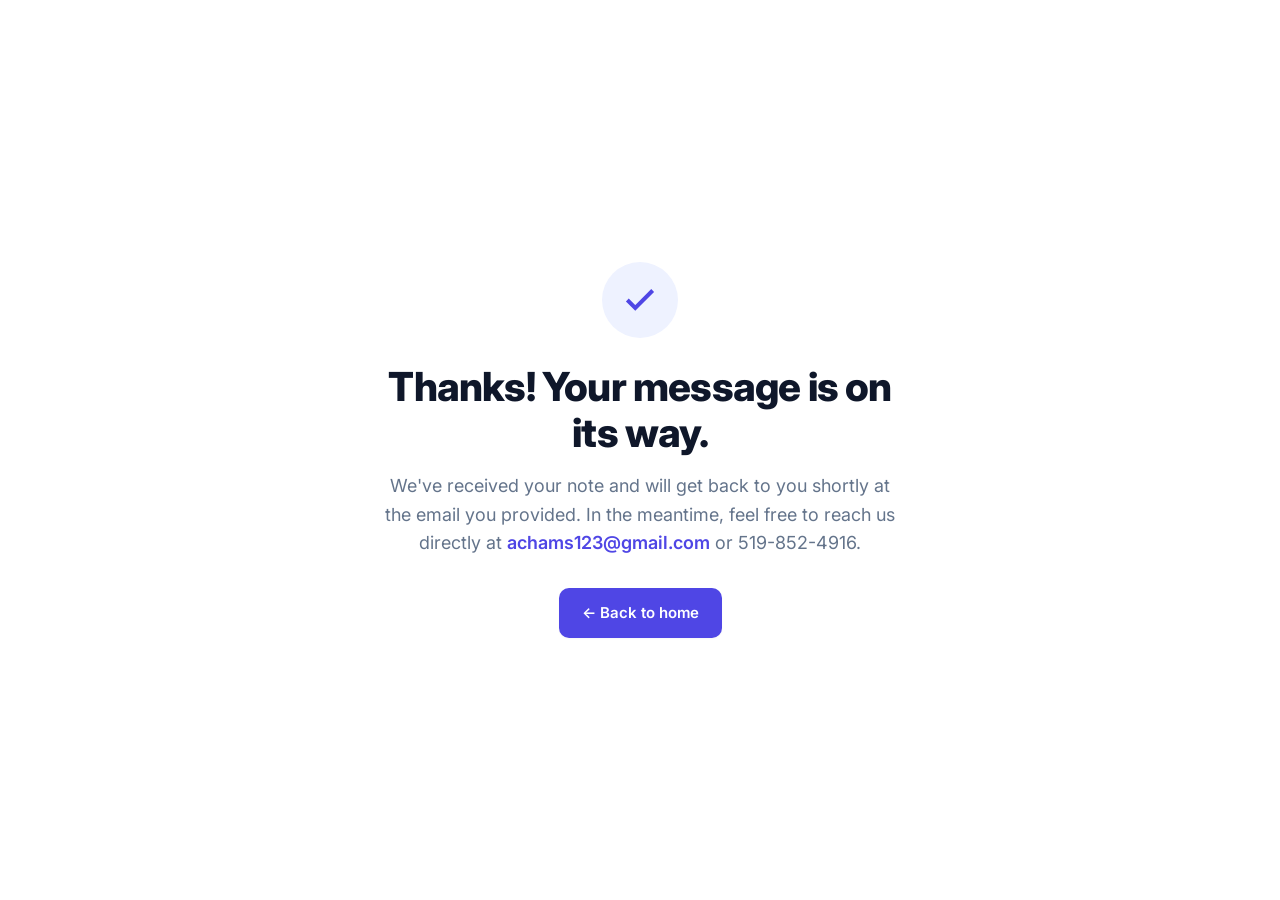
<file: thanks.html>
<!DOCTYPE html>
<html lang="en">
<head>
  <meta charset="UTF-8" />
  <meta name="viewport" content="width=device-width, initial-scale=1.0" />
  <title>Message sent | Applied Data Science</title>
  <meta name="robots" content="noindex" />
  <link rel="preconnect" href="https://fonts.googleapis.com" />
  <link rel="preconnect" href="https://fonts.gstatic.com" crossorigin />
  <link href="https://fonts.googleapis.com/css2?family=Inter:wght@400;500;600;700;800&display=swap" rel="stylesheet" />
  <link rel="stylesheet" href="styles.css" />
  <link rel="icon" href="data:image/svg+xml,<svg xmlns='http://www.w3.org/2000/svg' viewBox='0 0 100 100'><rect width='100' height='100' rx='22' fill='%234f46e5'/><text x='50' y='68' font-size='56' font-family='Arial' font-weight='bold' fill='white' text-anchor='middle'>N</text></svg>" />
  <style>
    .thanks-wrap { min-height: 100vh; display: grid; place-items: center; padding: 40px 24px; text-align: center; }
    .thanks-card { max-width: 520px; }
    .thanks-check {
      width: 76px; height: 76px; margin: 0 auto 26px;
      border-radius: 50%; background: var(--accent-soft); color: var(--accent);
      display: grid; place-items: center;
    }
    .thanks-check svg { width: 38px; height: 38px; }
    .thanks-card h1 { font-size: clamp(28px, 5vw, 40px); font-weight: 800; }
    .thanks-card p { margin-top: 16px; color: var(--muted); font-size: 18px; }
    .thanks-card .btn { margin-top: 30px; }
  </style>
</head>
<body>
  <div class="thanks-wrap">
    <div class="thanks-card">
      <div class="thanks-check">
        <svg viewBox="0 0 24 24" fill="none" stroke="currentColor" stroke-width="2.5"><path d="M20 6 9 17l-5-5"/></svg>
      </div>
      <h1>Thanks! Your message is on its way.</h1>
      <p>We've received your note and will get back to you shortly at the email you provided. In the meantime, feel free to reach us directly at <a href="mailto:achams123@gmail.com" style="color:var(--accent);font-weight:600;">achams123@gmail.com</a> or 519-852-4916.</p>
      <a href="index.html" class="btn btn-primary">← Back to home</a>
    </div>
  </div>
</body>
</html>
</file>
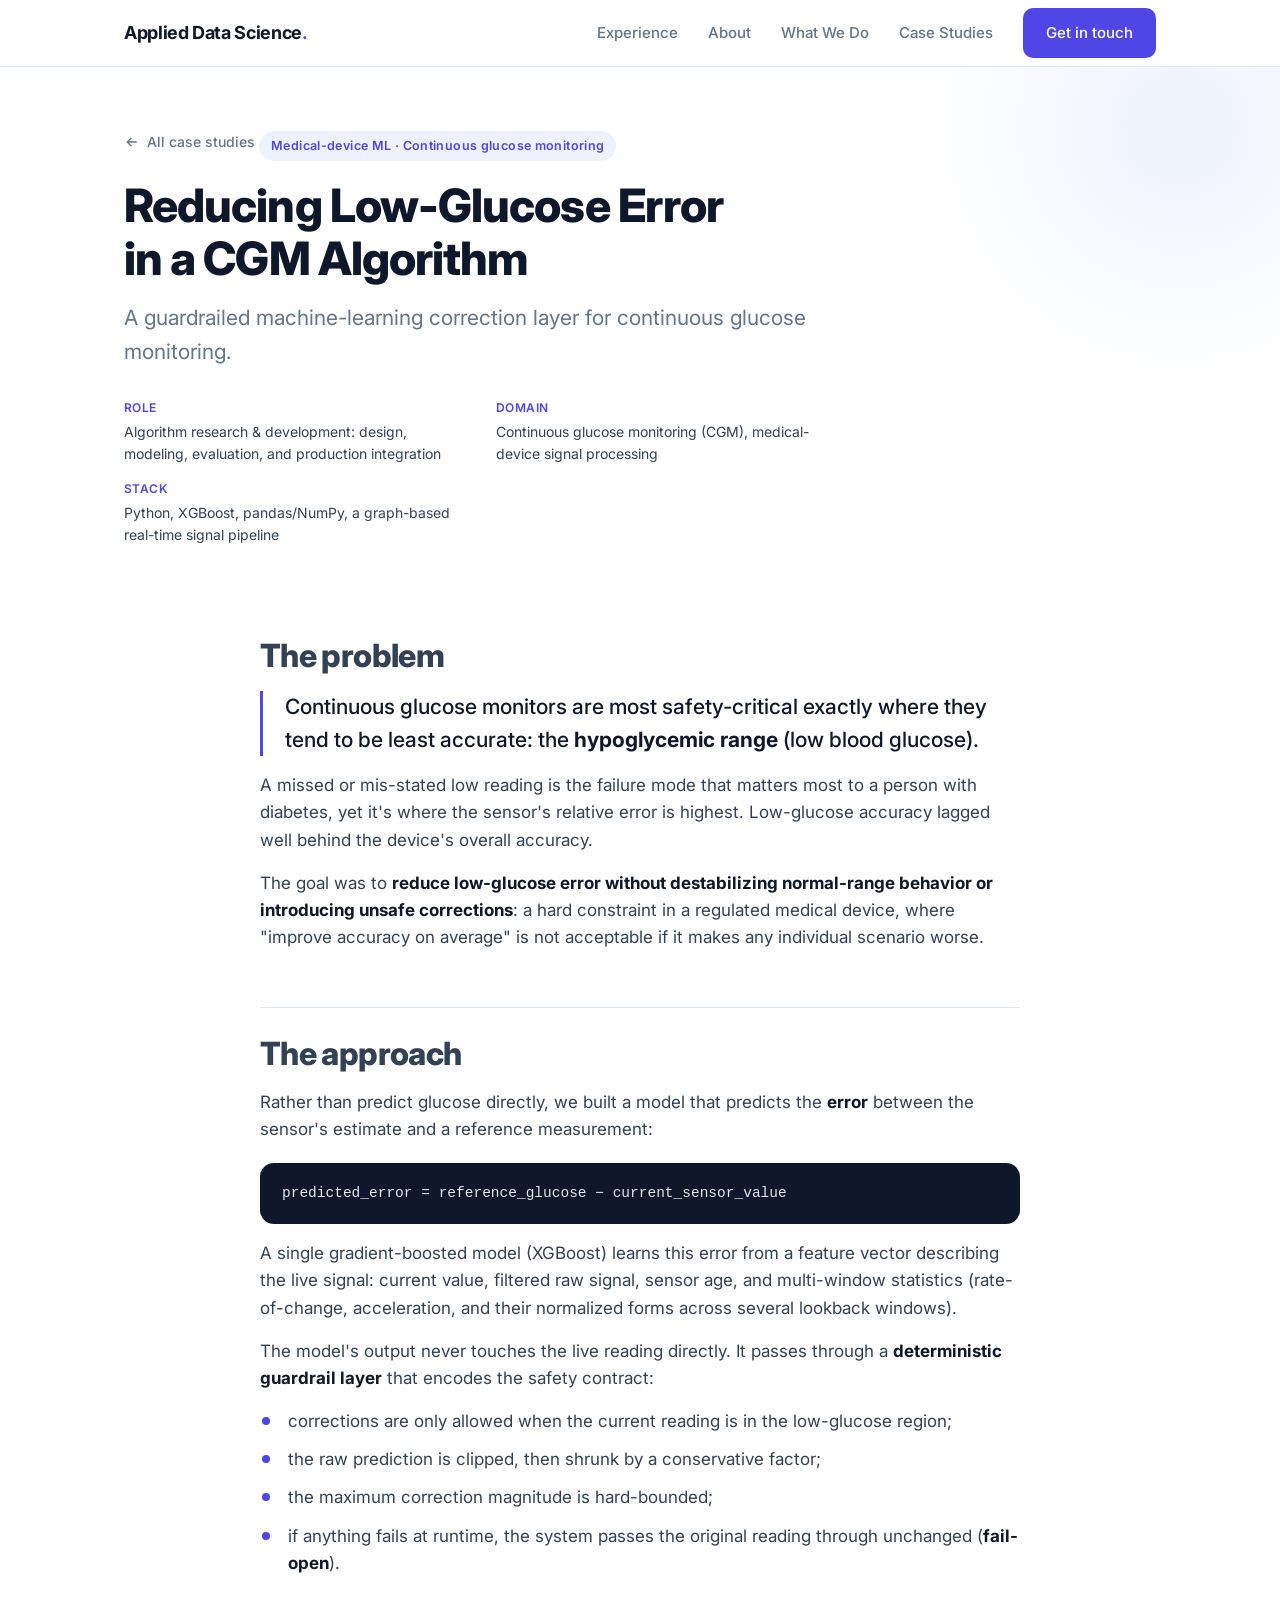
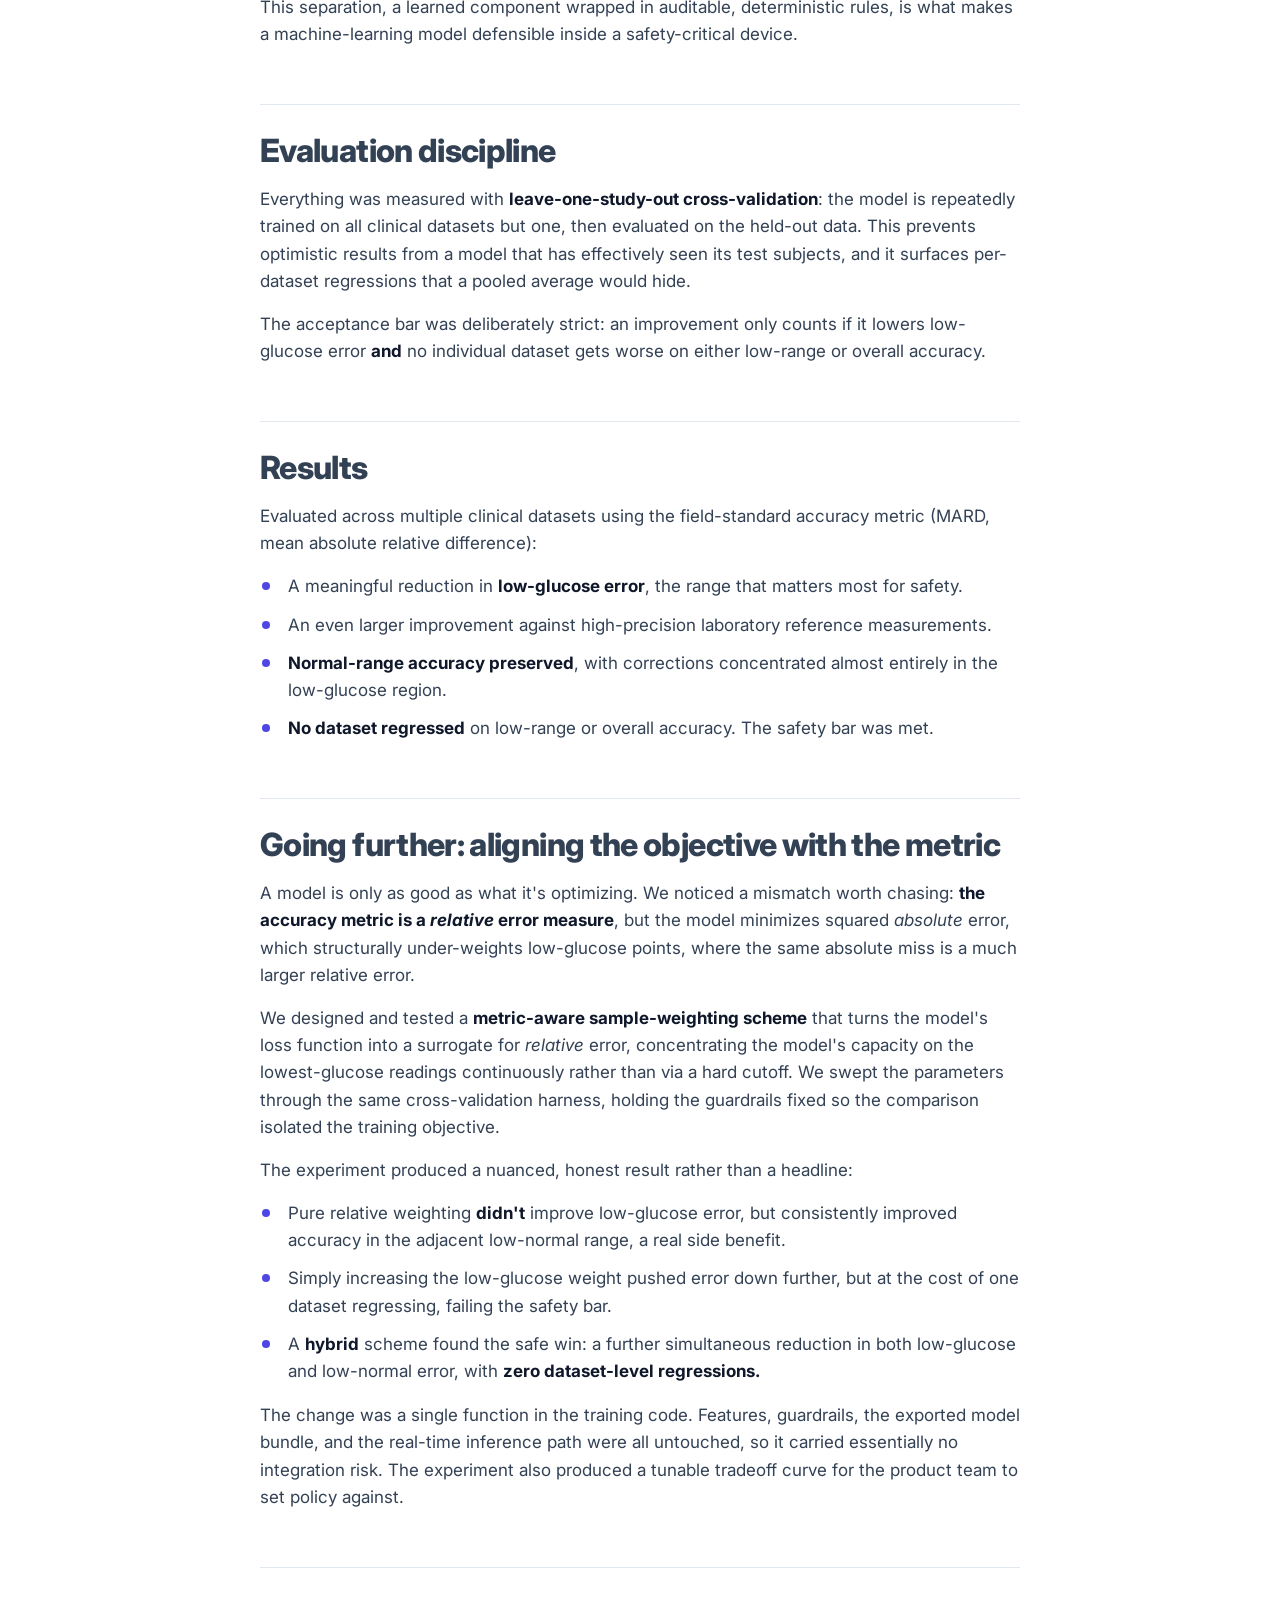
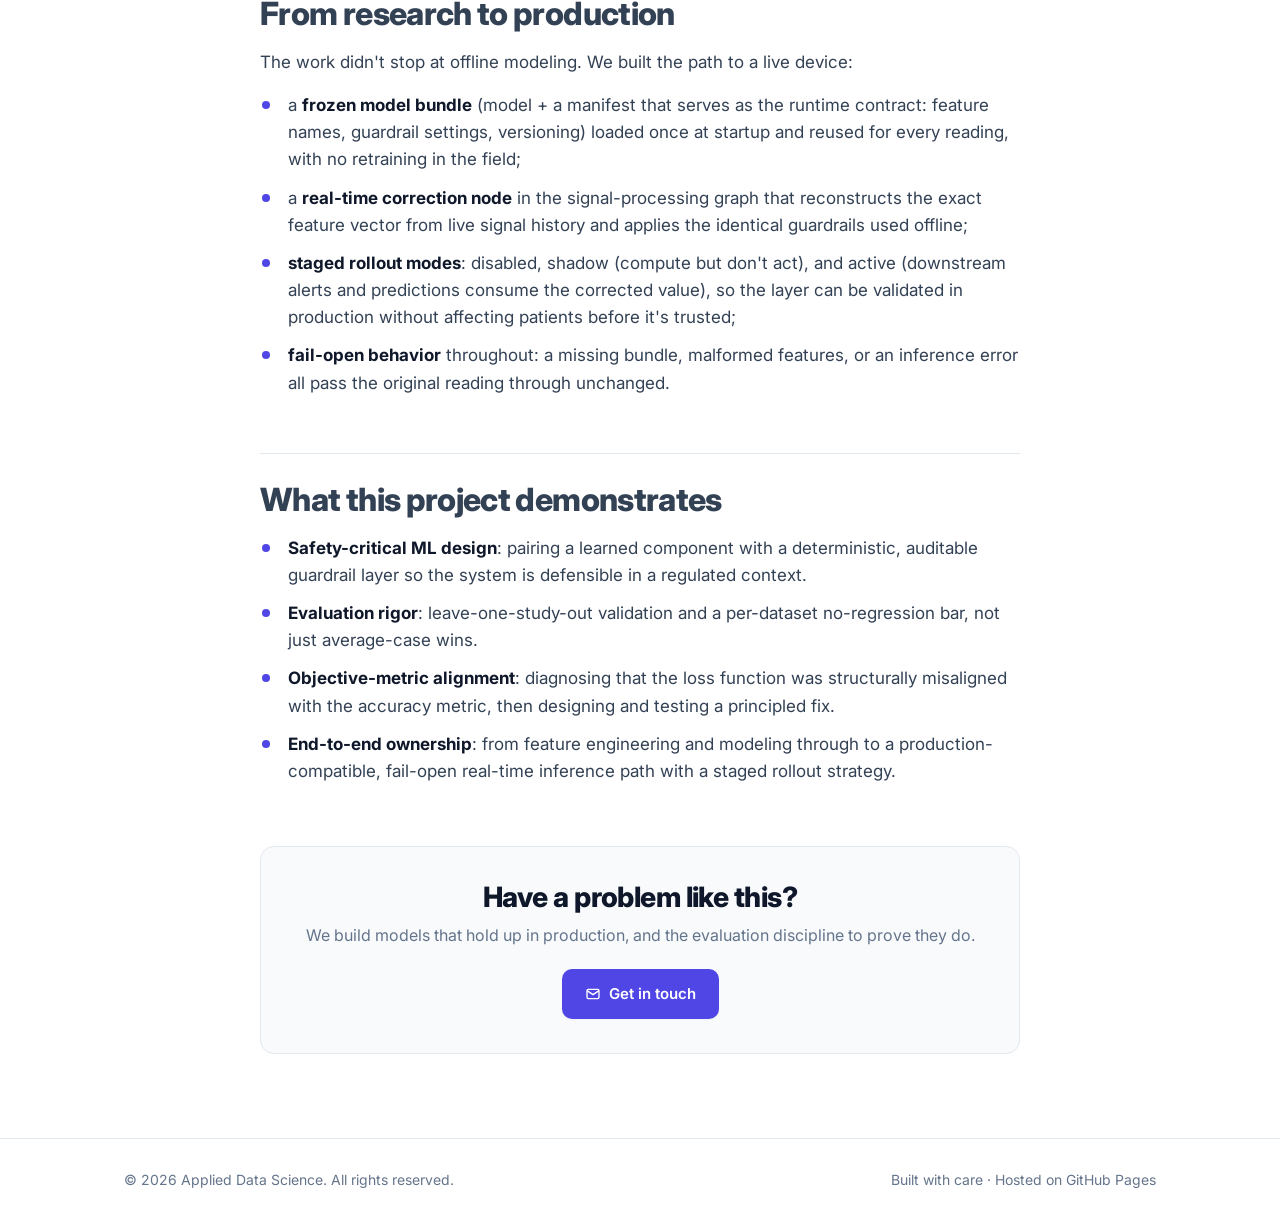
<file: case-studies/cgm-low-glucose-correction.html>
<!DOCTYPE html>
<html lang="en">
<head>
  <meta charset="UTF-8" />
  <meta name="viewport" content="width=device-width, initial-scale=1.0" />
  <title>Reducing Low-Glucose Error in a CGM Algorithm</title>
  <meta name="description" content="Case study: a guardrailed machine-learning correction layer that reduces error in the safety-critical hypoglycemic range of a continuous glucose monitor, validated with leave-one-study-out cross-validation and a strict per-dataset no-regression bar." />
  <meta name="keywords" content="continuous glucose monitoring, CGM, machine learning, XGBoost, hypoglycemia, MARD, medical device, signal processing, safety-critical ML, Nasser Chams" />
  <meta name="author" content="Nasser Chams" />
  <meta name="robots" content="index, follow" />
  <link rel="canonical" href="https://nchams.github.io/case-studies/cgm-low-glucose-correction.html" />

  <!-- Open Graph (link previews) -->
  <meta property="og:title" content="Reducing Low-Glucose Error in a CGM Algorithm" />
  <meta property="og:description" content="A guardrailed machine-learning correction layer for continuous glucose monitoring, lowering error where it matters most for safety without regressing any clinical dataset." />
  <meta property="og:type" content="article" />
  <meta property="og:url" content="https://nchams.github.io/case-studies/cgm-low-glucose-correction.html" />
  <meta property="og:site_name" content="Applied Data Science & Analytics Consulting" />
  <meta property="og:locale" content="en_CA" />

  <!-- Twitter -->
  <meta name="twitter:card" content="summary" />
  <meta name="twitter:title" content="Reducing Low-Glucose Error in a CGM Algorithm" />
  <meta name="twitter:description" content="A guardrailed ML correction layer for continuous glucose monitoring: safety-critical accuracy gains, validated without regressions." />

  <!-- Structured data -->
  <script type="application/ld+json">
  {
    "@context": "https://schema.org",
    "@type": "TechArticle",
    "headline": "Reducing Low-Glucose Error in a CGM Algorithm",
    "description": "A guardrailed machine-learning correction layer for continuous glucose monitoring that reduces error in the safety-critical hypoglycemic range without regressing any clinical dataset.",
    "url": "https://nchams.github.io/case-studies/cgm-low-glucose-correction.html",
    "author": { "@type": "Person", "name": "Nasser Chams", "url": "https://nchams.github.io/" },
    "about": ["Continuous glucose monitoring", "Machine learning", "Medical-device signal processing"],
    "keywords": "CGM, XGBoost, hypoglycemia, MARD, safety-critical ML, leave-one-study-out cross-validation"
  }
  </script>

  <link rel="preconnect" href="https://fonts.googleapis.com" />
  <link rel="preconnect" href="https://fonts.gstatic.com" crossorigin />
  <link href="https://fonts.googleapis.com/css2?family=Inter:wght@400;500;600;700;800&display=swap" rel="stylesheet" />
  <link rel="stylesheet" href="../styles.css" />
  <link rel="icon" href="data:image/svg+xml,<svg xmlns='http://www.w3.org/2000/svg' viewBox='0 0 100 100'><rect width='100' height='100' rx='22' fill='%234f46e5'/><text x='50' y='68' font-size='56' font-family='Arial' font-weight='bold' fill='white' text-anchor='middle'>N</text></svg>" />
</head>
<body>

  <!-- ===================== NAV ===================== -->
  <header class="nav">
    <div class="container nav-inner">
      <a href="../index.html" class="brand">Applied&nbsp;Data&nbsp;Science<span class="dot">.</span></a>
      <nav class="nav-links" id="navLinks">
        <a href="../index.html#work">Experience</a>
        <a href="../index.html#about">About</a>
        <a href="../index.html#services">What We Do</a>
        <a href="../index.html#case-studies">Case Studies</a>
        <a href="../index.html#contact" class="btn btn-primary">Get in touch</a>
      </nav>
      <button class="nav-toggle" id="navToggle" aria-label="Toggle menu">☰</button>
    </div>
  </header>

  <main>

    <!-- ===================== ARTICLE HERO ===================== -->
    <section class="cs-hero">
      <div class="container">
        <a href="../index.html#case-studies" class="cs-back">
          <svg viewBox="0 0 24 24" fill="none" stroke="currentColor" stroke-width="2"><path d="M19 12H5M11 18l-6-6 6-6"/></svg>
          All case studies
        </a>
        <span class="case-tag">Medical-device ML · Continuous glucose monitoring</span>
        <h1>Reducing Low-Glucose Error in a CGM Algorithm</h1>
        <p class="cs-sub">A guardrailed machine-learning correction layer for continuous glucose monitoring.</p>
        <dl class="cs-meta">
          <div>
            <dt>Role</dt>
            <dd>Algorithm research &amp; development: design, modeling, evaluation, and production integration</dd>
          </div>
          <div>
            <dt>Domain</dt>
            <dd>Continuous glucose monitoring (CGM), medical-device signal processing</dd>
          </div>
          <div>
            <dt>Stack</dt>
            <dd>Python, XGBoost, pandas/NumPy, a graph-based real-time signal pipeline</dd>
          </div>
        </dl>
      </div>
    </section>

    <!-- ===================== ARTICLE BODY ===================== -->
    <article class="section" style="padding-top: 20px;">
      <div class="container">
        <div class="case-prose">

          <h2>The problem</h2>
          <p class="case-lede">Continuous glucose monitors are most safety-critical exactly where they tend to be least accurate: the <strong>hypoglycemic range</strong> (low blood glucose).</p>
          <p>A missed or mis-stated low reading is the failure mode that matters most to a person with diabetes, yet it's where the sensor's relative error is highest. Low-glucose accuracy lagged well behind the device's overall accuracy.</p>
          <p>The goal was to <strong>reduce low-glucose error without destabilizing normal-range behavior or introducing unsafe corrections</strong>: a hard constraint in a regulated medical device, where "improve accuracy on average" is not acceptable if it makes any individual scenario worse.</p>

          <h2>The approach</h2>
          <p>Rather than predict glucose directly, we built a model that predicts the <strong>error</strong> between the sensor's estimate and a reference measurement:</p>
          <pre><code>predicted_error = reference_glucose − current_sensor_value</code></pre>
          <p>A single gradient-boosted model (XGBoost) learns this error from a feature vector describing the live signal: current value, filtered raw signal, sensor age, and multi-window statistics (rate-of-change, acceleration, and their normalized forms across several lookback windows).</p>
          <p>The model's output never touches the live reading directly. It passes through a <strong>deterministic guardrail layer</strong> that encodes the safety contract:</p>
          <ul>
            <li>corrections are only allowed when the current reading is in the low-glucose region;</li>
            <li>the raw prediction is clipped, then shrunk by a conservative factor;</li>
            <li>the maximum correction magnitude is hard-bounded;</li>
            <li>if anything fails at runtime, the system passes the original reading through unchanged (<strong>fail-open</strong>).</li>
          </ul>
          <p>This separation, a learned component wrapped in auditable, deterministic rules, is what makes a machine-learning model defensible inside a safety-critical device.</p>

          <h2>Evaluation discipline</h2>
          <p>Everything was measured with <strong>leave-one-study-out cross-validation</strong>: the model is repeatedly trained on all clinical datasets but one, then evaluated on the held-out data. This prevents optimistic results from a model that has effectively seen its test subjects, and it surfaces per-dataset regressions that a pooled average would hide.</p>
          <p>The acceptance bar was deliberately strict: an improvement only counts if it lowers low-glucose error <strong>and</strong> no individual dataset gets worse on either low-range or overall accuracy.</p>

          <h2>Results</h2>
          <p>Evaluated across multiple clinical datasets using the field-standard accuracy metric (MARD, mean absolute relative difference):</p>
          <ul>
            <li>A meaningful reduction in <strong>low-glucose error</strong>, the range that matters most for safety.</li>
            <li>An even larger improvement against high-precision laboratory reference measurements.</li>
            <li><strong>Normal-range accuracy preserved</strong>, with corrections concentrated almost entirely in the low-glucose region.</li>
            <li><strong>No dataset regressed</strong> on low-range or overall accuracy. The safety bar was met.</li>
          </ul>

          <h2>Going further: aligning the objective with the metric</h2>
          <p>A model is only as good as what it's optimizing. We noticed a mismatch worth chasing: <strong>the accuracy metric is a <em>relative</em> error measure</strong>, but the model minimizes squared <em>absolute</em> error, which structurally under-weights low-glucose points, where the same absolute miss is a much larger relative error.</p>
          <p>We designed and tested a <strong>metric-aware sample-weighting scheme</strong> that turns the model's loss function into a surrogate for <em>relative</em> error, concentrating the model's capacity on the lowest-glucose readings continuously rather than via a hard cutoff. We swept the parameters through the same cross-validation harness, holding the guardrails fixed so the comparison isolated the training objective.</p>
          <p>The experiment produced a nuanced, honest result rather than a headline:</p>
          <ul>
            <li>Pure relative weighting <strong>didn't</strong> improve low-glucose error, but consistently improved accuracy in the adjacent low-normal range, a real side benefit.</li>
            <li>Simply increasing the low-glucose weight pushed error down further, but at the cost of one dataset regressing, failing the safety bar.</li>
            <li>A <strong>hybrid</strong> scheme found the safe win: a further simultaneous reduction in both low-glucose and low-normal error, with <strong>zero dataset-level regressions.</strong></li>
          </ul>
          <p>The change was a single function in the training code. Features, guardrails, the exported model bundle, and the real-time inference path were all untouched, so it carried essentially no integration risk. The experiment also produced a tunable tradeoff curve for the product team to set policy against.</p>

          <h2>From research to production</h2>
          <p>The work didn't stop at offline modeling. We built the path to a live device:</p>
          <ul>
            <li>a <strong>frozen model bundle</strong> (model + a manifest that serves as the runtime contract: feature names, guardrail settings, versioning) loaded once at startup and reused for every reading, with no retraining in the field;</li>
            <li>a <strong>real-time correction node</strong> in the signal-processing graph that reconstructs the exact feature vector from live signal history and applies the identical guardrails used offline;</li>
            <li><strong>staged rollout modes</strong>: disabled, shadow (compute but don't act), and active (downstream alerts and predictions consume the corrected value), so the layer can be validated in production without affecting patients before it's trusted;</li>
            <li><strong>fail-open behavior</strong> throughout: a missing bundle, malformed features, or an inference error all pass the original reading through unchanged.</li>
          </ul>

          <h2>What this project demonstrates</h2>
          <ul>
            <li><strong>Safety-critical ML design</strong>: pairing a learned component with a deterministic, auditable guardrail layer so the system is defensible in a regulated context.</li>
            <li><strong>Evaluation rigor</strong>: leave-one-study-out validation and a per-dataset no-regression bar, not just average-case wins.</li>
            <li><strong>Objective-metric alignment</strong>: diagnosing that the loss function was structurally misaligned with the accuracy metric, then designing and testing a principled fix.</li>
            <li><strong>End-to-end ownership</strong>: from feature engineering and modeling through to a production-compatible, fail-open real-time inference path with a staged rollout strategy.</li>
          </ul>

        </div>

        <!-- ===================== CTA ===================== -->
        <div class="cs-cta">
          <h2>Have a problem like this?</h2>
          <p>We build models that hold up in production, and the evaluation discipline to prove they do.</p>
          <a href="../index.html#contact" class="btn btn-primary">
            <svg width="16" height="16" viewBox="0 0 24 24" fill="none" stroke="currentColor" stroke-width="2"><rect x="3" y="5" width="18" height="14" rx="2"/><path d="m3 7 9 6 9-6"/></svg>
            Get in touch
          </a>
        </div>
      </div>
    </article>

  </main>

  <!-- ===================== FOOTER ===================== -->
  <footer class="footer">
    <div class="container footer-inner">
      <span>© <span id="year"></span> Applied Data Science. All rights reserved.</span>
      <span>Built with care · Hosted on GitHub Pages</span>
    </div>
  </footer>

  <script>
    document.getElementById('year').textContent = new Date().getFullYear();

    // Mobile nav toggle
    const toggle = document.getElementById('navToggle');
    const links = document.getElementById('navLinks');
    toggle.addEventListener('click', () => links.classList.toggle('open'));
    links.querySelectorAll('a').forEach(a => a.addEventListener('click', () => links.classList.remove('open')));
  </script>
</body>
</html>
</file>
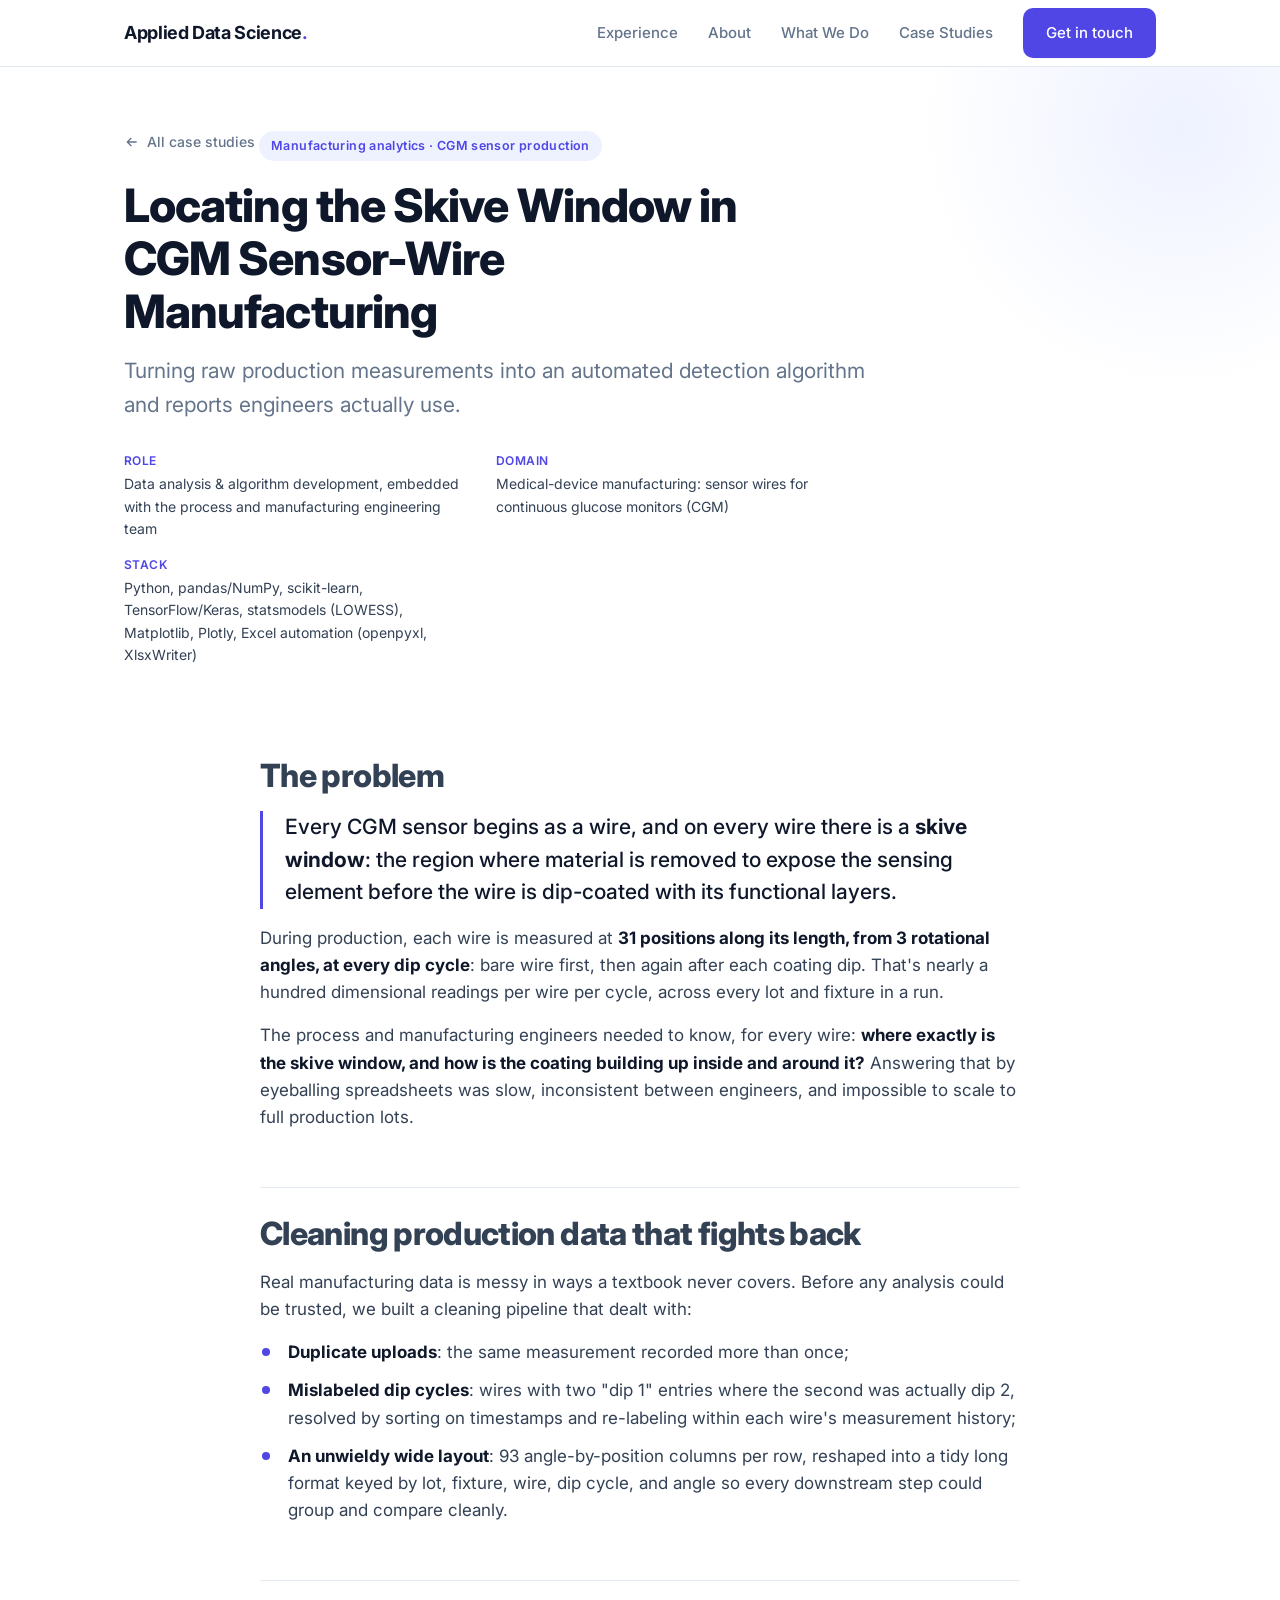
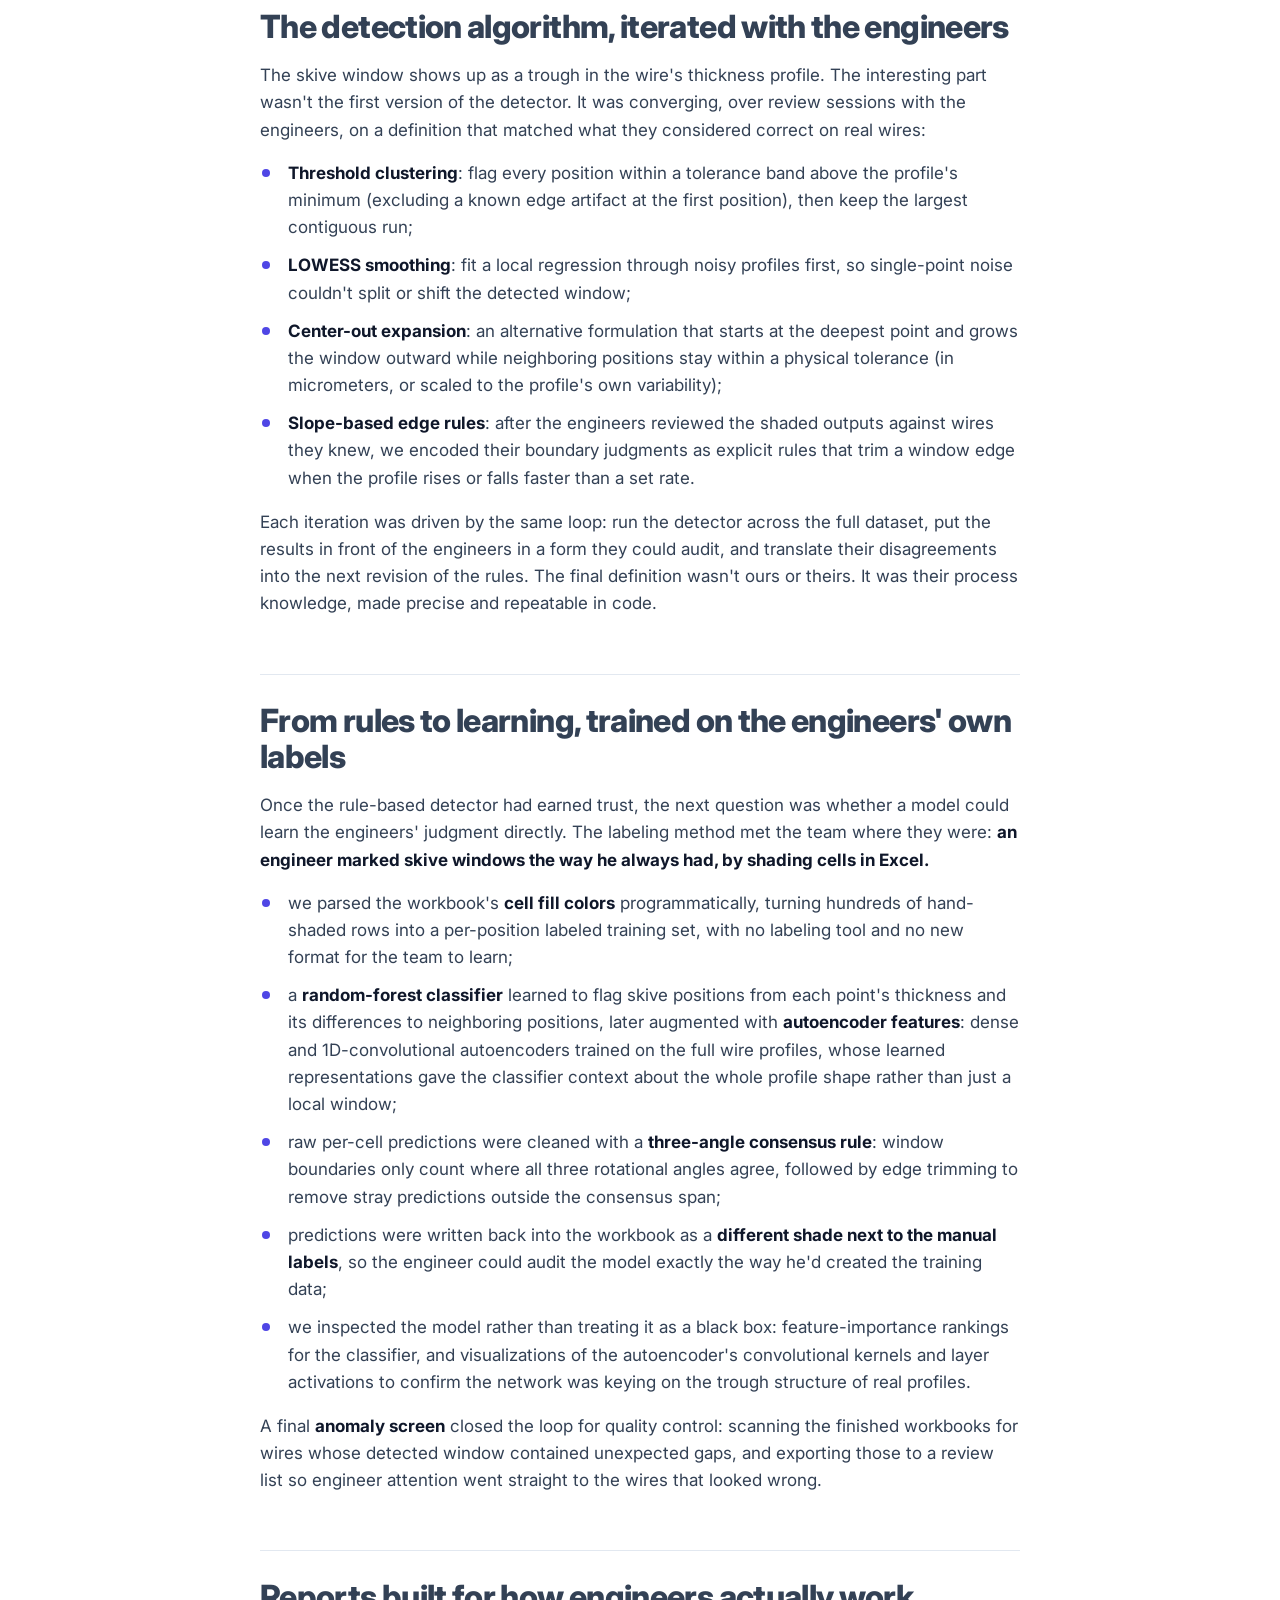
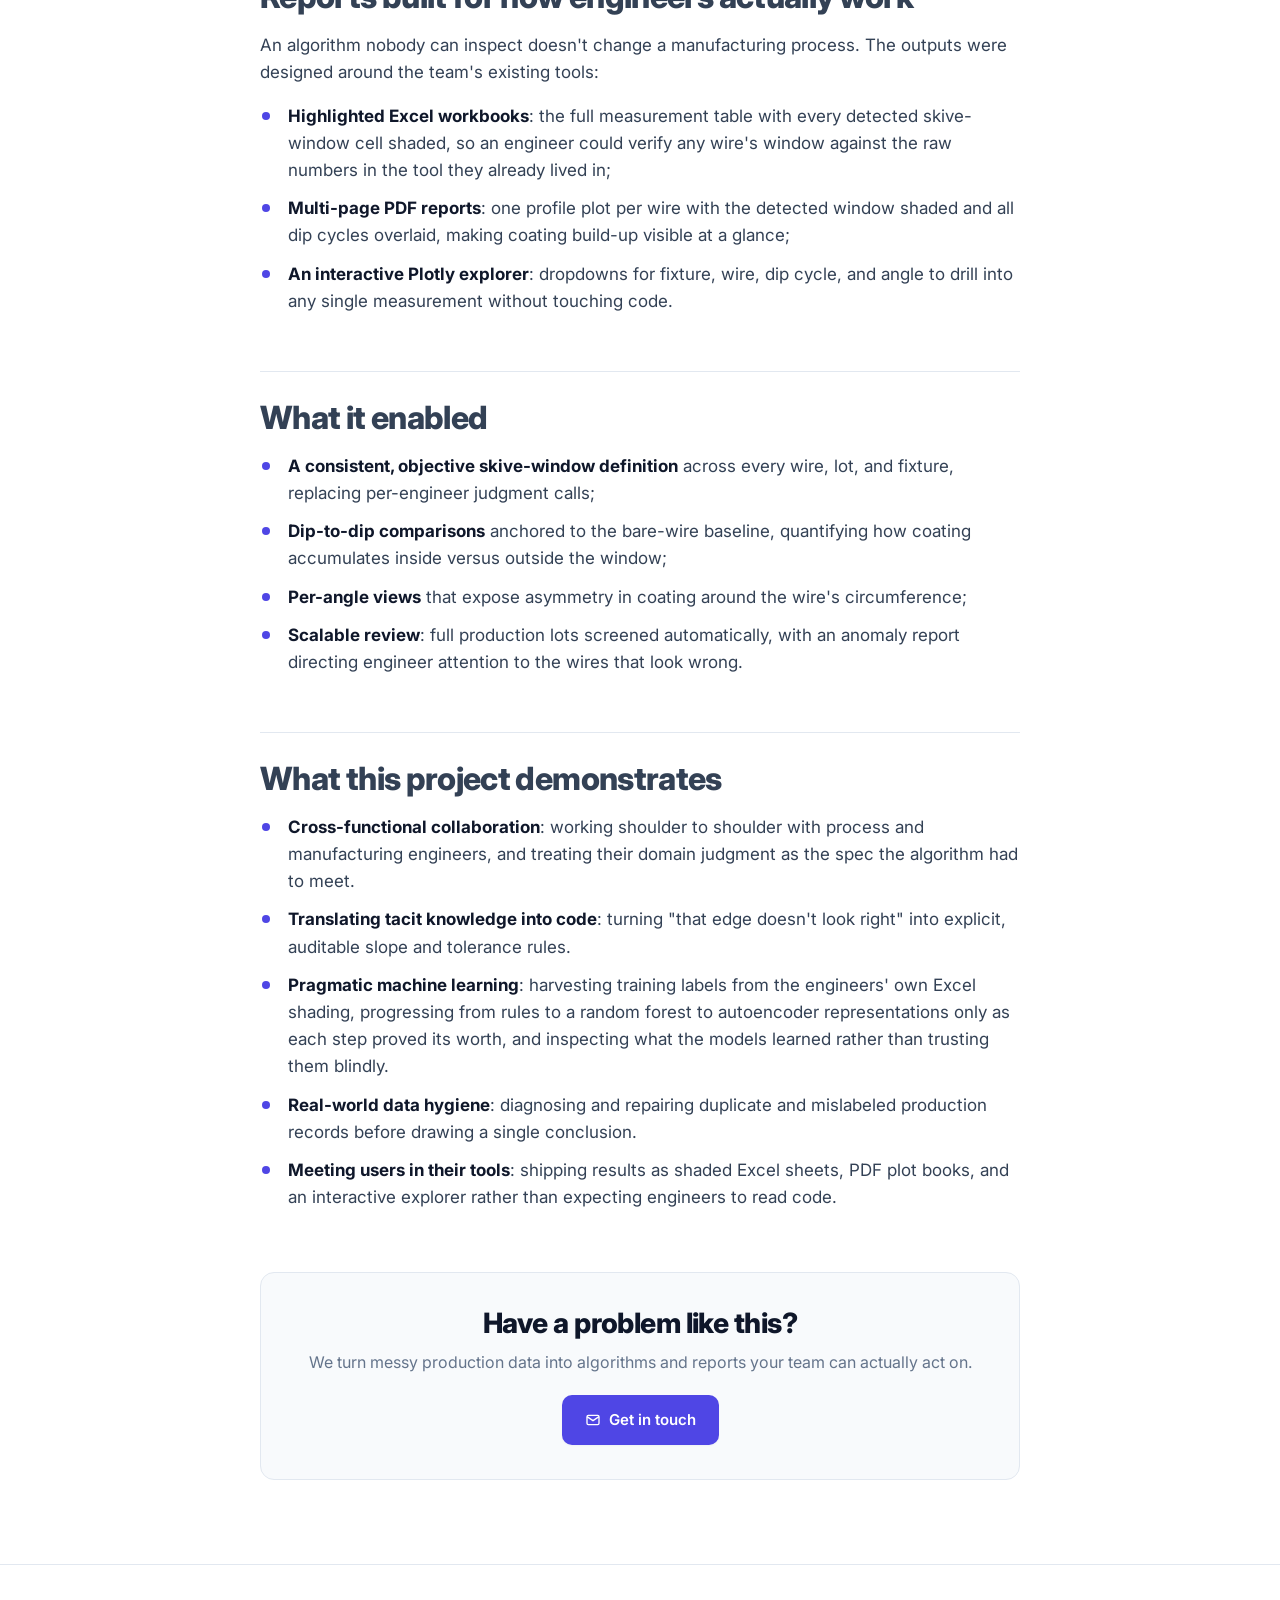
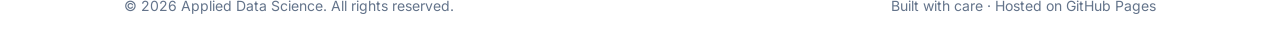
<file: case-studies/cgm-sensor-wire-manufacturing.html>
<!DOCTYPE html>
<html lang="en">
<head>
  <meta charset="UTF-8" />
  <meta name="viewport" content="width=device-width, initial-scale=1.0" />
  <title>Locating the Skive Window in CGM Sensor-Wire Manufacturing</title>
  <meta name="description" content="Case study: turning raw dimensional measurements from CGM sensor-wire production into an automated skive-window detection system, from engineer-tuned rules to machine learning trained on the engineers' own Excel labels, with reports the team could audit." />
  <meta name="keywords" content="manufacturing analytics, sensor manufacturing, CGM, continuous glucose monitoring, skive window, signal processing, process engineering, machine learning, random forest, autoencoder, Python, pandas, Nasser Chams" />
  <meta name="author" content="Nasser Chams" />
  <meta name="robots" content="index, follow" />
  <link rel="canonical" href="https://nchams.github.io/case-studies/cgm-sensor-wire-manufacturing.html" />

  <!-- Open Graph (link previews) -->
  <meta property="og:title" content="Locating the Skive Window in CGM Sensor-Wire Manufacturing" />
  <meta property="og:description" content="From engineer-tuned rules to machine learning trained on the engineers' own Excel labels: an automated skive-window detection system for CGM sensor-wire production data." />
  <meta property="og:type" content="article" />
  <meta property="og:url" content="https://nchams.github.io/case-studies/cgm-sensor-wire-manufacturing.html" />
  <meta property="og:site_name" content="Applied Data Science & Analytics Consulting" />
  <meta property="og:locale" content="en_CA" />

  <!-- Twitter -->
  <meta name="twitter:card" content="summary" />
  <meta name="twitter:title" content="Locating the Skive Window in CGM Sensor-Wire Manufacturing" />
  <meta name="twitter:description" content="Automated skive-window detection for CGM sensor-wire production: engineer-tuned rules, then ML trained on the engineers' own Excel labels." />

  <!-- Structured data -->
  <script type="application/ld+json">
  {
    "@context": "https://schema.org",
    "@type": "TechArticle",
    "headline": "Locating the Skive Window in CGM Sensor-Wire Manufacturing",
    "description": "An automated skive-window detection system for CGM sensor-wire measurement data: engineer-tuned rules, then machine learning trained on labels harvested from the engineers' own Excel shading.",
    "url": "https://nchams.github.io/case-studies/cgm-sensor-wire-manufacturing.html",
    "author": { "@type": "Person", "name": "Nasser Chams", "url": "https://nchams.github.io/" },
    "about": ["Manufacturing analytics", "Continuous glucose monitoring", "Signal processing"],
    "keywords": "CGM, sensor manufacturing, skive window, process engineering, machine learning, random forest, autoencoder, Python, pandas"
  }
  </script>

  <link rel="preconnect" href="https://fonts.googleapis.com" />
  <link rel="preconnect" href="https://fonts.gstatic.com" crossorigin />
  <link href="https://fonts.googleapis.com/css2?family=Inter:wght@400;500;600;700;800&display=swap" rel="stylesheet" />
  <link rel="stylesheet" href="../styles.css" />
  <link rel="icon" href="data:image/svg+xml,<svg xmlns='http://www.w3.org/2000/svg' viewBox='0 0 100 100'><rect width='100' height='100' rx='22' fill='%234f46e5'/><text x='50' y='68' font-size='56' font-family='Arial' font-weight='bold' fill='white' text-anchor='middle'>N</text></svg>" />
</head>
<body>

  <!-- ===================== NAV ===================== -->
  <header class="nav">
    <div class="container nav-inner">
      <a href="../index.html" class="brand">Applied&nbsp;Data&nbsp;Science<span class="dot">.</span></a>
      <nav class="nav-links" id="navLinks">
        <a href="../index.html#work">Experience</a>
        <a href="../index.html#about">About</a>
        <a href="../index.html#services">What We Do</a>
        <a href="../index.html#case-studies">Case Studies</a>
        <a href="../index.html#contact" class="btn btn-primary">Get in touch</a>
      </nav>
      <button class="nav-toggle" id="navToggle" aria-label="Toggle menu">☰</button>
    </div>
  </header>

  <main>

    <!-- ===================== ARTICLE HERO ===================== -->
    <section class="cs-hero">
      <div class="container">
        <a href="../index.html#case-studies" class="cs-back">
          <svg viewBox="0 0 24 24" fill="none" stroke="currentColor" stroke-width="2"><path d="M19 12H5M11 18l-6-6 6-6"/></svg>
          All case studies
        </a>
        <span class="case-tag">Manufacturing analytics · CGM sensor production</span>
        <h1>Locating the Skive Window in CGM Sensor-Wire Manufacturing</h1>
        <p class="cs-sub">Turning raw production measurements into an automated detection algorithm and reports engineers actually use.</p>
        <dl class="cs-meta">
          <div>
            <dt>Role</dt>
            <dd>Data analysis &amp; algorithm development, embedded with the process and manufacturing engineering team</dd>
          </div>
          <div>
            <dt>Domain</dt>
            <dd>Medical-device manufacturing: sensor wires for continuous glucose monitors (CGM)</dd>
          </div>
          <div>
            <dt>Stack</dt>
            <dd>Python, pandas/NumPy, scikit-learn, TensorFlow/Keras, statsmodels (LOWESS), Matplotlib, Plotly, Excel automation (openpyxl, XlsxWriter)</dd>
          </div>
        </dl>
      </div>
    </section>

    <!-- ===================== ARTICLE BODY ===================== -->
    <article class="section" style="padding-top: 20px;">
      <div class="container">
        <div class="case-prose">

          <h2>The problem</h2>
          <p class="case-lede">Every CGM sensor begins as a wire, and on every wire there is a <strong>skive window</strong>: the region where material is removed to expose the sensing element before the wire is dip-coated with its functional layers.</p>
          <p>During production, each wire is measured at <strong>31 positions along its length, from 3 rotational angles, at every dip cycle</strong>: bare wire first, then again after each coating dip. That's nearly a hundred dimensional readings per wire per cycle, across every lot and fixture in a run.</p>
          <p>The process and manufacturing engineers needed to know, for every wire: <strong>where exactly is the skive window, and how is the coating building up inside and around it?</strong> Answering that by eyeballing spreadsheets was slow, inconsistent between engineers, and impossible to scale to full production lots.</p>

          <h2>Cleaning production data that fights back</h2>
          <p>Real manufacturing data is messy in ways a textbook never covers. Before any analysis could be trusted, we built a cleaning pipeline that dealt with:</p>
          <ul>
            <li><strong>Duplicate uploads</strong>: the same measurement recorded more than once;</li>
            <li><strong>Mislabeled dip cycles</strong>: wires with two "dip 1" entries where the second was actually dip 2, resolved by sorting on timestamps and re-labeling within each wire's measurement history;</li>
            <li><strong>An unwieldy wide layout</strong>: 93 angle-by-position columns per row, reshaped into a tidy long format keyed by lot, fixture, wire, dip cycle, and angle so every downstream step could group and compare cleanly.</li>
          </ul>

          <h2>The detection algorithm, iterated with the engineers</h2>
          <p>The skive window shows up as a trough in the wire's thickness profile. The interesting part wasn't the first version of the detector. It was converging, over review sessions with the engineers, on a definition that matched what they considered correct on real wires:</p>
          <ul>
            <li><strong>Threshold clustering</strong>: flag every position within a tolerance band above the profile's minimum (excluding a known edge artifact at the first position), then keep the largest contiguous run;</li>
            <li><strong>LOWESS smoothing</strong>: fit a local regression through noisy profiles first, so single-point noise couldn't split or shift the detected window;</li>
            <li><strong>Center-out expansion</strong>: an alternative formulation that starts at the deepest point and grows the window outward while neighboring positions stay within a physical tolerance (in micrometers, or scaled to the profile's own variability);</li>
            <li><strong>Slope-based edge rules</strong>: after the engineers reviewed the shaded outputs against wires they knew, we encoded their boundary judgments as explicit rules that trim a window edge when the profile rises or falls faster than a set rate.</li>
          </ul>
          <p>Each iteration was driven by the same loop: run the detector across the full dataset, put the results in front of the engineers in a form they could audit, and translate their disagreements into the next revision of the rules. The final definition wasn't ours or theirs. It was their process knowledge, made precise and repeatable in code.</p>

          <h2>From rules to learning, trained on the engineers' own labels</h2>
          <p>Once the rule-based detector had earned trust, the next question was whether a model could learn the engineers' judgment directly. The labeling method met the team where they were: <strong>an engineer marked skive windows the way he always had, by shading cells in Excel.</strong></p>
          <ul>
            <li>we parsed the workbook's <strong>cell fill colors</strong> programmatically, turning hundreds of hand-shaded rows into a per-position labeled training set, with no labeling tool and no new format for the team to learn;</li>
            <li>a <strong>random-forest classifier</strong> learned to flag skive positions from each point's thickness and its differences to neighboring positions, later augmented with <strong>autoencoder features</strong>: dense and 1D-convolutional autoencoders trained on the full wire profiles, whose learned representations gave the classifier context about the whole profile shape rather than just a local window;</li>
            <li>raw per-cell predictions were cleaned with a <strong>three-angle consensus rule</strong>: window boundaries only count where all three rotational angles agree, followed by edge trimming to remove stray predictions outside the consensus span;</li>
            <li>predictions were written back into the workbook as a <strong>different shade next to the manual labels</strong>, so the engineer could audit the model exactly the way he'd created the training data;</li>
            <li>we inspected the model rather than treating it as a black box: feature-importance rankings for the classifier, and visualizations of the autoencoder's convolutional kernels and layer activations to confirm the network was keying on the trough structure of real profiles.</li>
          </ul>
          <p>A final <strong>anomaly screen</strong> closed the loop for quality control: scanning the finished workbooks for wires whose detected window contained unexpected gaps, and exporting those to a review list so engineer attention went straight to the wires that looked wrong.</p>

          <h2>Reports built for how engineers actually work</h2>
          <p>An algorithm nobody can inspect doesn't change a manufacturing process. The outputs were designed around the team's existing tools:</p>
          <ul>
            <li><strong>Highlighted Excel workbooks</strong>: the full measurement table with every detected skive-window cell shaded, so an engineer could verify any wire's window against the raw numbers in the tool they already lived in;</li>
            <li><strong>Multi-page PDF reports</strong>: one profile plot per wire with the detected window shaded and all dip cycles overlaid, making coating build-up visible at a glance;</li>
            <li><strong>An interactive Plotly explorer</strong>: dropdowns for fixture, wire, dip cycle, and angle to drill into any single measurement without touching code.</li>
          </ul>

          <h2>What it enabled</h2>
          <ul>
            <li><strong>A consistent, objective skive-window definition</strong> across every wire, lot, and fixture, replacing per-engineer judgment calls;</li>
            <li><strong>Dip-to-dip comparisons</strong> anchored to the bare-wire baseline, quantifying how coating accumulates inside versus outside the window;</li>
            <li><strong>Per-angle views</strong> that expose asymmetry in coating around the wire's circumference;</li>
            <li><strong>Scalable review</strong>: full production lots screened automatically, with an anomaly report directing engineer attention to the wires that look wrong.</li>
          </ul>

          <h2>What this project demonstrates</h2>
          <ul>
            <li><strong>Cross-functional collaboration</strong>: working shoulder to shoulder with process and manufacturing engineers, and treating their domain judgment as the spec the algorithm had to meet.</li>
            <li><strong>Translating tacit knowledge into code</strong>: turning "that edge doesn't look right" into explicit, auditable slope and tolerance rules.</li>
            <li><strong>Pragmatic machine learning</strong>: harvesting training labels from the engineers' own Excel shading, progressing from rules to a random forest to autoencoder representations only as each step proved its worth, and inspecting what the models learned rather than trusting them blindly.</li>
            <li><strong>Real-world data hygiene</strong>: diagnosing and repairing duplicate and mislabeled production records before drawing a single conclusion.</li>
            <li><strong>Meeting users in their tools</strong>: shipping results as shaded Excel sheets, PDF plot books, and an interactive explorer rather than expecting engineers to read code.</li>
          </ul>

        </div>

        <!-- ===================== CTA ===================== -->
        <div class="cs-cta">
          <h2>Have a problem like this?</h2>
          <p>We turn messy production data into algorithms and reports your team can actually act on.</p>
          <a href="../index.html#contact" class="btn btn-primary">
            <svg width="16" height="16" viewBox="0 0 24 24" fill="none" stroke="currentColor" stroke-width="2"><rect x="3" y="5" width="18" height="14" rx="2"/><path d="m3 7 9 6 9-6"/></svg>
            Get in touch
          </a>
        </div>
      </div>
    </article>

  </main>

  <!-- ===================== FOOTER ===================== -->
  <footer class="footer">
    <div class="container footer-inner">
      <span>© <span id="year"></span> Applied Data Science. All rights reserved.</span>
      <span>Built with care · Hosted on GitHub Pages</span>
    </div>
  </footer>

  <script>
    document.getElementById('year').textContent = new Date().getFullYear();

    // Mobile nav toggle
    const toggle = document.getElementById('navToggle');
    const links = document.getElementById('navLinks');
    toggle.addEventListener('click', () => links.classList.toggle('open'));
    links.querySelectorAll('a').forEach(a => a.addEventListener('click', () => links.classList.remove('open')));
  </script>
</body>
</html>
</file>
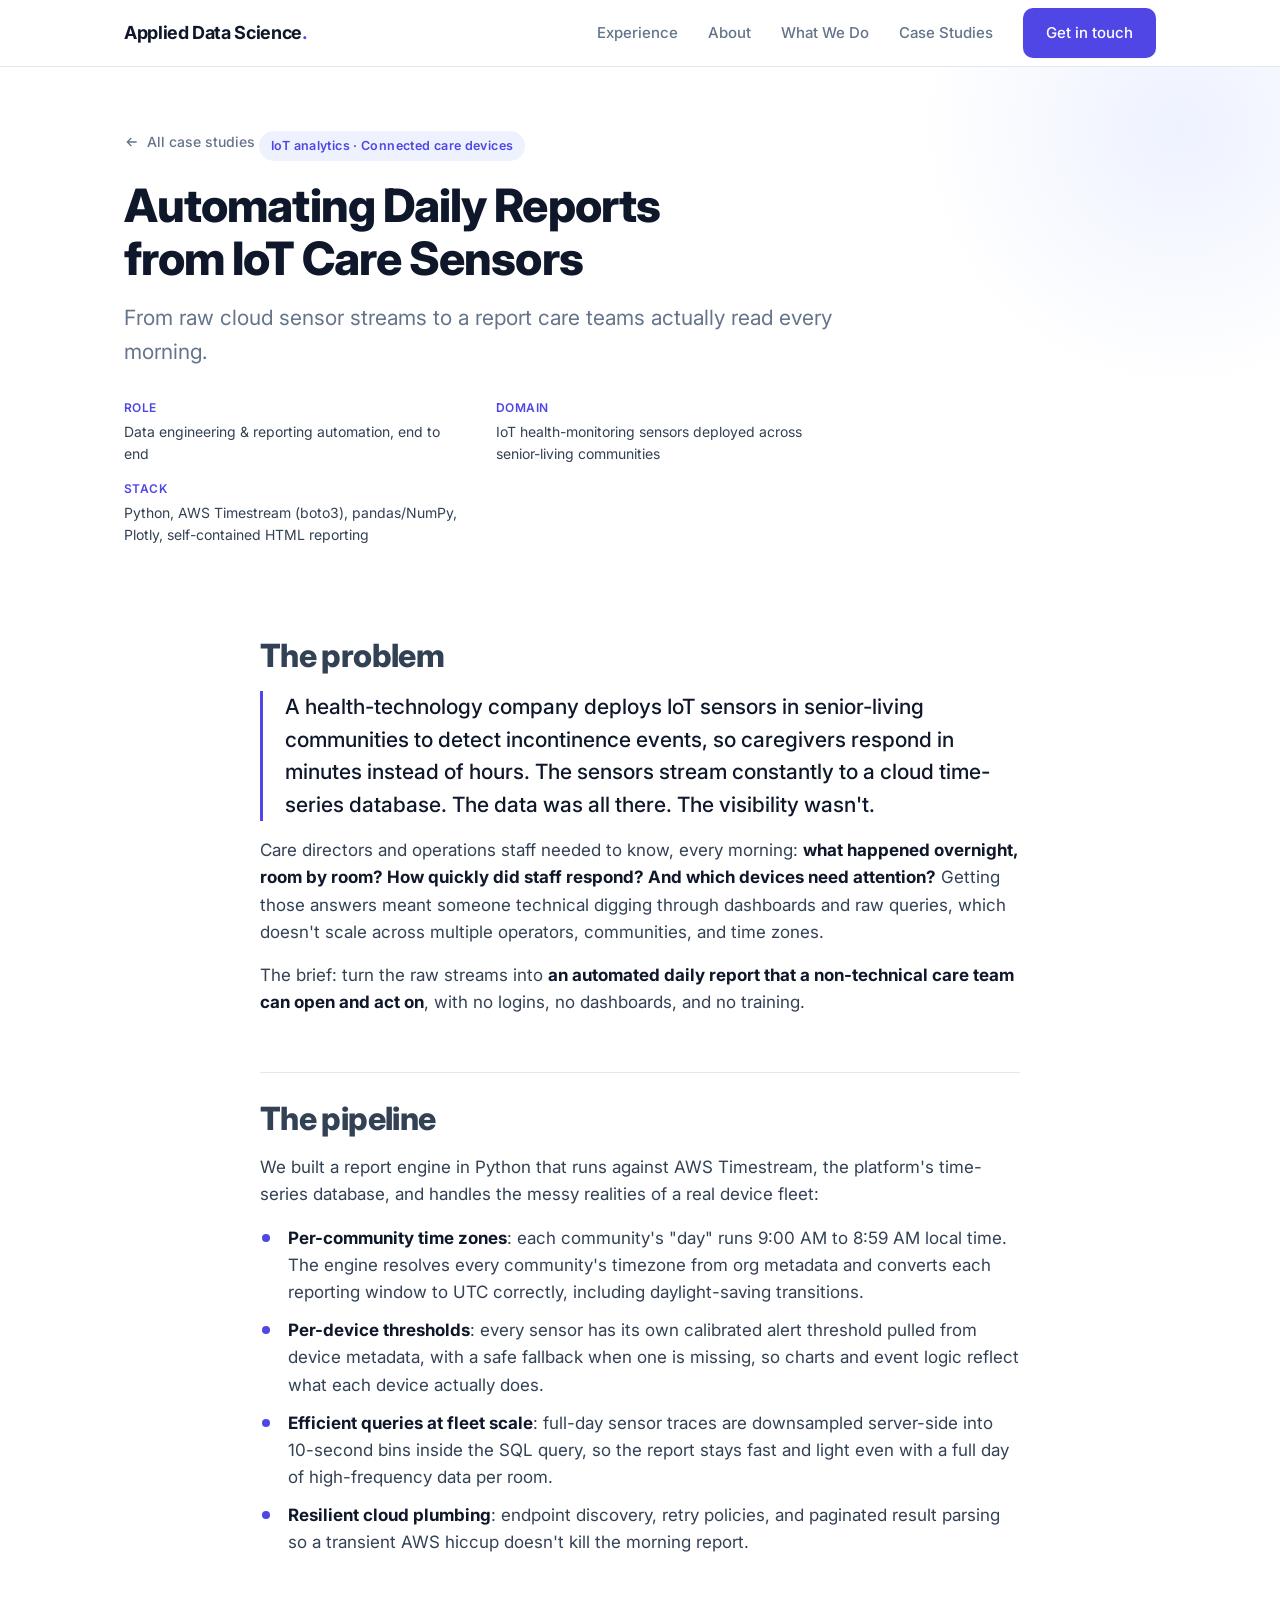
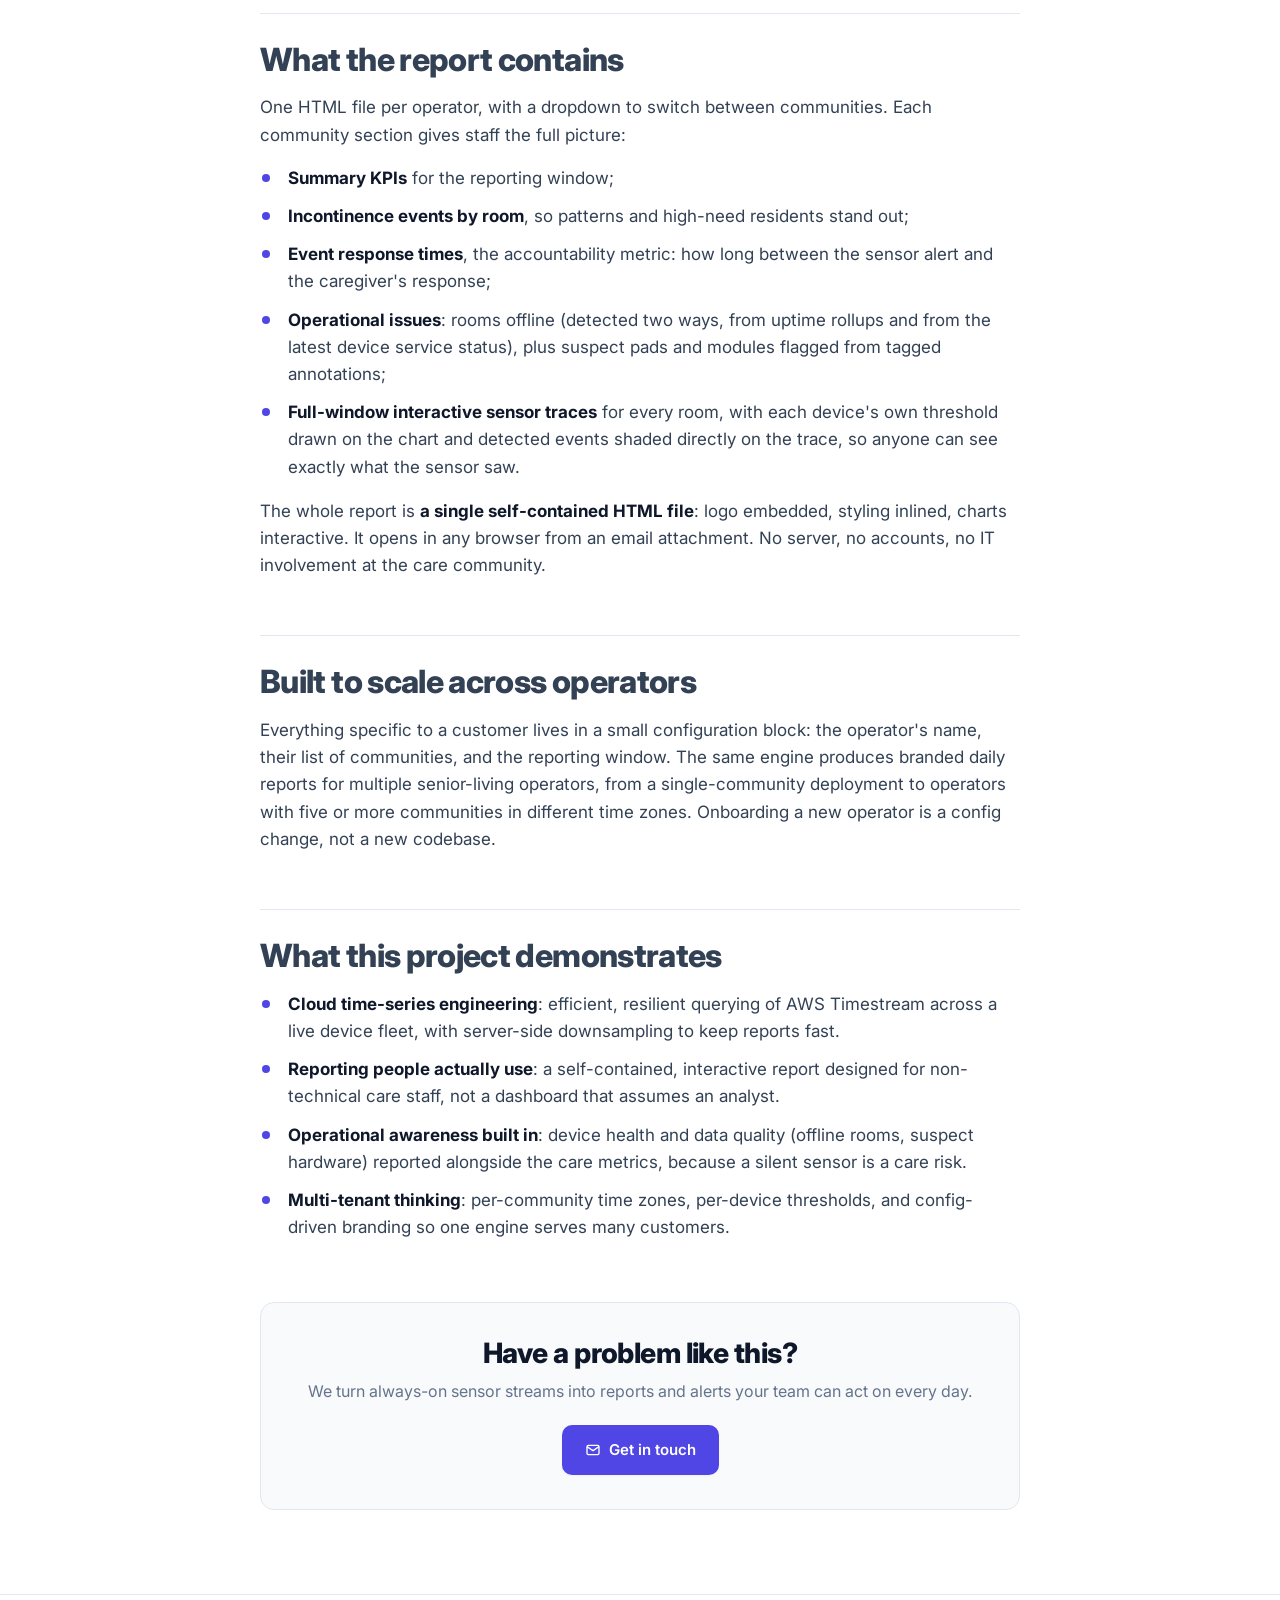
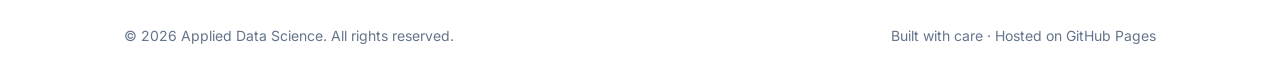
<file: case-studies/iot-daily-sensor-reports.html>
<!DOCTYPE html>
<html lang="en">
<head>
  <meta charset="UTF-8" />
  <meta name="viewport" content="width=device-width, initial-scale=1.0" />
  <title>Automating Daily Reports from IoT Care Sensors</title>
  <meta name="description" content="Case study: an automated daily reporting pipeline for a fleet of IoT care sensors, querying a cloud time-series database and delivering a self-contained interactive report that care teams and operations staff read every morning." />
  <meta name="keywords" content="IoT analytics, sensor data, automated reporting, AWS Timestream, time-series data, senior living technology, connected devices, Python, Plotly, Nasser Chams" />
  <meta name="author" content="Nasser Chams" />
  <meta name="robots" content="index, follow" />
  <link rel="canonical" href="https://nchams.github.io/case-studies/iot-daily-sensor-reports.html" />

  <!-- Open Graph (link previews) -->
  <meta property="og:title" content="Automating Daily Reports from IoT Care Sensors" />
  <meta property="og:description" content="From raw cloud sensor streams to a self-contained interactive report in the inbox every morning: events by room, staff response times, device health, and full sensor traces." />
  <meta property="og:type" content="article" />
  <meta property="og:url" content="https://nchams.github.io/case-studies/iot-daily-sensor-reports.html" />
  <meta property="og:site_name" content="Applied Data Science & Analytics Consulting" />
  <meta property="og:locale" content="en_CA" />

  <!-- Twitter -->
  <meta name="twitter:card" content="summary" />
  <meta name="twitter:title" content="Automating Daily Reports from IoT Care Sensors" />
  <meta name="twitter:description" content="Automated daily reporting for a fleet of IoT care sensors: events, response times, device health, and interactive traces in one self-contained HTML file." />

  <!-- Structured data -->
  <script type="application/ld+json">
  {
    "@context": "https://schema.org",
    "@type": "TechArticle",
    "headline": "Automating Daily Reports from IoT Care Sensors",
    "description": "An automated daily reporting pipeline for a fleet of IoT care sensors: cloud time-series queries, per-community timezones, per-device thresholds, and a self-contained interactive HTML report.",
    "url": "https://nchams.github.io/case-studies/iot-daily-sensor-reports.html",
    "author": { "@type": "Person", "name": "Nasser Chams", "url": "https://nchams.github.io/" },
    "about": ["IoT analytics", "Automated reporting", "Time-series data"],
    "keywords": "IoT, sensor data, AWS Timestream, automated reporting, Plotly, Python"
  }
  </script>

  <link rel="preconnect" href="https://fonts.googleapis.com" />
  <link rel="preconnect" href="https://fonts.gstatic.com" crossorigin />
  <link href="https://fonts.googleapis.com/css2?family=Inter:wght@400;500;600;700;800&display=swap" rel="stylesheet" />
  <link rel="stylesheet" href="../styles.css" />
  <link rel="icon" href="data:image/svg+xml,<svg xmlns='http://www.w3.org/2000/svg' viewBox='0 0 100 100'><rect width='100' height='100' rx='22' fill='%234f46e5'/><text x='50' y='68' font-size='56' font-family='Arial' font-weight='bold' fill='white' text-anchor='middle'>N</text></svg>" />
</head>
<body>

  <!-- ===================== NAV ===================== -->
  <header class="nav">
    <div class="container nav-inner">
      <a href="../index.html" class="brand">Applied&nbsp;Data&nbsp;Science<span class="dot">.</span></a>
      <nav class="nav-links" id="navLinks">
        <a href="../index.html#work">Experience</a>
        <a href="../index.html#about">About</a>
        <a href="../index.html#services">What We Do</a>
        <a href="../index.html#case-studies">Case Studies</a>
        <a href="../index.html#contact" class="btn btn-primary">Get in touch</a>
      </nav>
      <button class="nav-toggle" id="navToggle" aria-label="Toggle menu">☰</button>
    </div>
  </header>

  <main>

    <!-- ===================== ARTICLE HERO ===================== -->
    <section class="cs-hero">
      <div class="container">
        <a href="../index.html#case-studies" class="cs-back">
          <svg viewBox="0 0 24 24" fill="none" stroke="currentColor" stroke-width="2"><path d="M19 12H5M11 18l-6-6 6-6"/></svg>
          All case studies
        </a>
        <span class="case-tag">IoT analytics · Connected care devices</span>
        <h1>Automating Daily Reports from IoT Care Sensors</h1>
        <p class="cs-sub">From raw cloud sensor streams to a report care teams actually read every morning.</p>
        <dl class="cs-meta">
          <div>
            <dt>Role</dt>
            <dd>Data engineering &amp; reporting automation, end to end</dd>
          </div>
          <div>
            <dt>Domain</dt>
            <dd>IoT health-monitoring sensors deployed across senior-living communities</dd>
          </div>
          <div>
            <dt>Stack</dt>
            <dd>Python, AWS Timestream (boto3), pandas/NumPy, Plotly, self-contained HTML reporting</dd>
          </div>
        </dl>
      </div>
    </section>

    <!-- ===================== ARTICLE BODY ===================== -->
    <article class="section" style="padding-top: 20px;">
      <div class="container">
        <div class="case-prose">

          <h2>The problem</h2>
          <p class="case-lede">A health-technology company deploys IoT sensors in senior-living communities to detect incontinence events, so caregivers respond in minutes instead of hours. The sensors stream constantly to a cloud time-series database. The data was all there. The visibility wasn't.</p>
          <p>Care directors and operations staff needed to know, every morning: <strong>what happened overnight, room by room? How quickly did staff respond? And which devices need attention?</strong> Getting those answers meant someone technical digging through dashboards and raw queries, which doesn't scale across multiple operators, communities, and time zones.</p>
          <p>The brief: turn the raw streams into <strong>an automated daily report that a non-technical care team can open and act on</strong>, with no logins, no dashboards, and no training.</p>

          <h2>The pipeline</h2>
          <p>We built a report engine in Python that runs against AWS Timestream, the platform's time-series database, and handles the messy realities of a real device fleet:</p>
          <ul>
            <li><strong>Per-community time zones</strong>: each community's "day" runs 9:00 AM to 8:59 AM local time. The engine resolves every community's timezone from org metadata and converts each reporting window to UTC correctly, including daylight-saving transitions.</li>
            <li><strong>Per-device thresholds</strong>: every sensor has its own calibrated alert threshold pulled from device metadata, with a safe fallback when one is missing, so charts and event logic reflect what each device actually does.</li>
            <li><strong>Efficient queries at fleet scale</strong>: full-day sensor traces are downsampled server-side into 10-second bins inside the SQL query, so the report stays fast and light even with a full day of high-frequency data per room.</li>
            <li><strong>Resilient cloud plumbing</strong>: endpoint discovery, retry policies, and paginated result parsing so a transient AWS hiccup doesn't kill the morning report.</li>
          </ul>

          <h2>What the report contains</h2>
          <p>One HTML file per operator, with a dropdown to switch between communities. Each community section gives staff the full picture:</p>
          <ul>
            <li><strong>Summary KPIs</strong> for the reporting window;</li>
            <li><strong>Incontinence events by room</strong>, so patterns and high-need residents stand out;</li>
            <li><strong>Event response times</strong>, the accountability metric: how long between the sensor alert and the caregiver's response;</li>
            <li><strong>Operational issues</strong>: rooms offline (detected two ways, from uptime rollups and from the latest device service status), plus suspect pads and modules flagged from tagged annotations;</li>
            <li><strong>Full-window interactive sensor traces</strong> for every room, with each device's own threshold drawn on the chart and detected events shaded directly on the trace, so anyone can see exactly what the sensor saw.</li>
          </ul>
          <p>The whole report is <strong>a single self-contained HTML file</strong>: logo embedded, styling inlined, charts interactive. It opens in any browser from an email attachment. No server, no accounts, no IT involvement at the care community.</p>

          <h2>Built to scale across operators</h2>
          <p>Everything specific to a customer lives in a small configuration block: the operator's name, their list of communities, and the reporting window. The same engine produces branded daily reports for multiple senior-living operators, from a single-community deployment to operators with five or more communities in different time zones. Onboarding a new operator is a config change, not a new codebase.</p>

          <h2>What this project demonstrates</h2>
          <ul>
            <li><strong>Cloud time-series engineering</strong>: efficient, resilient querying of AWS Timestream across a live device fleet, with server-side downsampling to keep reports fast.</li>
            <li><strong>Reporting people actually use</strong>: a self-contained, interactive report designed for non-technical care staff, not a dashboard that assumes an analyst.</li>
            <li><strong>Operational awareness built in</strong>: device health and data quality (offline rooms, suspect hardware) reported alongside the care metrics, because a silent sensor is a care risk.</li>
            <li><strong>Multi-tenant thinking</strong>: per-community time zones, per-device thresholds, and config-driven branding so one engine serves many customers.</li>
          </ul>

        </div>

        <!-- ===================== CTA ===================== -->
        <div class="cs-cta">
          <h2>Have a problem like this?</h2>
          <p>We turn always-on sensor streams into reports and alerts your team can act on every day.</p>
          <a href="../index.html#contact" class="btn btn-primary">
            <svg width="16" height="16" viewBox="0 0 24 24" fill="none" stroke="currentColor" stroke-width="2"><rect x="3" y="5" width="18" height="14" rx="2"/><path d="m3 7 9 6 9-6"/></svg>
            Get in touch
          </a>
        </div>
      </div>
    </article>

  </main>

  <!-- ===================== FOOTER ===================== -->
  <footer class="footer">
    <div class="container footer-inner">
      <span>© <span id="year"></span> Applied Data Science. All rights reserved.</span>
      <span>Built with care · Hosted on GitHub Pages</span>
    </div>
  </footer>

  <script>
    document.getElementById('year').textContent = new Date().getFullYear();

    // Mobile nav toggle
    const toggle = document.getElementById('navToggle');
    const links = document.getElementById('navLinks');
    toggle.addEventListener('click', () => links.classList.toggle('open'));
    links.querySelectorAll('a').forEach(a => a.addEventListener('click', () => links.classList.remove('open')));
  </script>
</body>
</html>
</file>
<file: styles.css>
/* ============================================================
   Nasser Chams — Personal Site
   Crisp white, professional. Indigo accent.
   ============================================================ */

:root {
  --bg: #ffffff;
  --bg-soft: #f8fafc;
  --ink: #0f172a;
  --ink-soft: #334155;
  --muted: #64748b;
  --line: #e2e8f0;
  --accent: #4f46e5;
  --accent-dark: #4338ca;
  --accent-soft: #eef2ff;
  --radius: 14px;
  --shadow-sm: 0 1px 2px rgba(15, 23, 42, 0.04);
  --shadow: 0 10px 30px -12px rgba(15, 23, 42, 0.18);
  --maxw: 1080px;
}

* { box-sizing: border-box; }

html { scroll-behavior: smooth; }

body {
  margin: 0;
  font-family: 'Inter', -apple-system, BlinkMacSystemFont, 'Segoe UI', Roboto, Helvetica, Arial, sans-serif;
  color: var(--ink);
  background: var(--bg);
  line-height: 1.6;
  -webkit-font-smoothing: antialiased;
  text-rendering: optimizeLegibility;
}

h1, h2, h3 { line-height: 1.15; margin: 0; letter-spacing: -0.02em; }
p { margin: 0; }
a { color: inherit; text-decoration: none; }

.container {
  width: 100%;
  max-width: var(--maxw);
  margin: 0 auto;
  padding: 0 24px;
}

.accent { color: var(--accent); }

/* ---------- Buttons ---------- */
.btn {
  display: inline-flex;
  align-items: center;
  gap: 8px;
  padding: 12px 22px;
  border-radius: 10px;
  font-weight: 600;
  font-size: 15px;
  border: 1px solid transparent;
  transition: transform .15s ease, box-shadow .15s ease, background .15s ease, border-color .15s ease;
  cursor: pointer;
  white-space: nowrap;
}
.btn-primary { background: var(--accent); color: #fff; box-shadow: var(--shadow-sm); }
.btn-primary:hover { background: var(--accent-dark); transform: translateY(-1px); box-shadow: var(--shadow); }
.btn-ghost { background: #fff; color: var(--ink); border-color: var(--line); }
.btn-ghost:hover { border-color: var(--accent); color: var(--accent); transform: translateY(-1px); }

/* ---------- Nav ---------- */
.nav {
  position: sticky;
  top: 0;
  z-index: 50;
  background: rgba(255, 255, 255, 0.85);
  backdrop-filter: saturate(180%) blur(12px);
  border-bottom: 1px solid var(--line);
}
.nav-inner {
  display: flex;
  align-items: center;
  justify-content: space-between;
  height: 66px;
}
.brand { font-weight: 700; font-size: 18px; letter-spacing: -0.02em; }
.brand .dot { color: var(--accent); }
.brand-flags { display: inline-flex; gap: 6px; margin-left: 10px; vertical-align: middle; }
.brand-flags img { height: 20px; width: auto; border-radius: 3px; box-shadow: 0 0 0 1px rgba(15,23,42,.1); display: block; }
.nav-links { display: flex; gap: 30px; align-items: center; }
.nav-links a { color: var(--muted); font-size: 15px; font-weight: 500; transition: color .15s ease; }
.nav-links a:hover { color: var(--ink); }
.nav-links .btn { color: #fff; }
.nav-toggle { display: none; background: none; border: 0; font-size: 24px; color: var(--ink); cursor: pointer; }

/* ---------- Hero ---------- */
.hero { padding: 90px 0 70px; position: relative; overflow: hidden; }
.hero::before {
  content: "";
  position: absolute;
  top: -200px; right: -160px;
  width: 520px; height: 520px;
  background: radial-gradient(closest-side, var(--accent-soft), transparent);
  z-index: -1;
}
.eyebrow {
  display: inline-flex; align-items: center; gap: 8px;
  font-size: 13px; font-weight: 600; letter-spacing: 0.04em; text-transform: uppercase;
  color: var(--accent);
  background: var(--accent-soft);
  padding: 6px 14px; border-radius: 999px;
  margin-bottom: 22px;
}
.eyebrow .pulse { width: 8px; height: 8px; border-radius: 50%; background: #22c55e; box-shadow: 0 0 0 0 rgba(34,197,94,.5); animation: pulse 2s infinite; }
@keyframes pulse { 0% { box-shadow: 0 0 0 0 rgba(34,197,94,.5); } 70% { box-shadow: 0 0 0 8px rgba(34,197,94,0); } 100% { box-shadow: 0 0 0 0 rgba(34,197,94,0); } }
.hero h1 { font-size: clamp(36px, 6vw, 60px); font-weight: 800; max-width: 16ch; }
.hero .lede { margin-top: 22px; font-size: clamp(17px, 2.2vw, 20px); color: var(--muted); max-width: 56ch; }
.hero-cta { margin-top: 34px; display: flex; gap: 14px; flex-wrap: wrap; }
.hero-meta { margin-top: 30px; display: flex; gap: 26px; flex-wrap: wrap; color: var(--muted); font-size: 14px; }
.hero-meta span { display: inline-flex; align-items: center; gap: 8px; }
.hero-meta svg { width: 16px; height: 16px; color: var(--accent); }

/* ---------- Section scaffolding ---------- */
.section { padding: 84px 0; }
.section-soft { background: var(--bg-soft); border-top: 1px solid var(--line); border-bottom: 1px solid var(--line); }
.section-head { max-width: 620px; margin-bottom: 48px; }
.section-head .kicker { color: var(--accent); font-weight: 600; font-size: 14px; letter-spacing: 0.04em; text-transform: uppercase; }
.section-head h2 { font-size: clamp(28px, 4vw, 40px); font-weight: 800; margin-top: 10px; }
.section-head p { margin-top: 14px; color: var(--muted); font-size: 17px; }

/* ---------- About ---------- */
.about-lead { font-size: clamp(19px, 2.4vw, 23px); line-height: 1.5; font-weight: 500; color: var(--ink); max-width: 820px; margin-bottom: 38px; }
.about-grid { display: grid; grid-template-columns: 1.4fr 1fr; gap: 48px; align-items: start; }
.about-grid p + p { margin-top: 16px; }
.about-grid .body { color: var(--ink-soft); font-size: 17px; }
.stat-card {
  border: 1px solid var(--line); border-radius: var(--radius);
  background: #fff; padding: 26px; box-shadow: var(--shadow-sm);
}
.stat-row { display: flex; justify-content: space-between; padding: 14px 0; border-bottom: 1px dashed var(--line); }
.stat-row:last-child { border-bottom: 0; }
.stat-row .num { font-weight: 800; font-size: 22px; color: var(--accent); }
.stat-row .lbl { color: var(--muted); font-size: 14px; text-align: right; align-self: center; }

/* ---------- Services ---------- */
.cards { display: grid; grid-template-columns: repeat(2, 1fr); gap: 22px; }
.card {
  border: 1px solid var(--line); border-radius: var(--radius);
  background: #fff; padding: 28px; box-shadow: var(--shadow-sm);
  transition: transform .18s ease, box-shadow .18s ease, border-color .18s ease;
}
.card:hover { transform: translateY(-3px); box-shadow: var(--shadow); border-color: #cbd5e1; }
.card .ico {
  width: 46px; height: 46px; border-radius: 12px;
  background: var(--accent-soft); color: var(--accent);
  display: grid; place-items: center; margin-bottom: 18px;
}
.card .ico svg { width: 24px; height: 24px; }
.card h3 { font-size: 19px; font-weight: 700; }
.card p { margin-top: 10px; color: var(--muted); font-size: 15.5px; }

/* ---------- Case studies (homepage teaser cards) ---------- */
.case-grid { display: grid; grid-template-columns: repeat(auto-fit, minmax(340px, 1fr)); gap: 22px; }
.case-card {
  display: block;
  border: 1px solid var(--line); border-radius: var(--radius);
  background: #fff; padding: 30px 32px; box-shadow: var(--shadow-sm);
  transition: transform .18s ease, box-shadow .18s ease, border-color .18s ease;
}
.case-card:hover { transform: translateY(-3px); box-shadow: var(--shadow); border-color: #cbd5e1; }
.case-tag {
  display: inline-block; font-size: 12.5px; font-weight: 600; letter-spacing: 0.03em;
  color: var(--accent); background: var(--accent-soft);
  padding: 5px 12px; border-radius: 999px;
}
.case-card h3 { font-size: 22px; font-weight: 800; margin-top: 16px; }
.case-card > p { margin-top: 12px; color: var(--ink-soft); font-size: 16px; }
.case-highlights { margin: 18px 0 0; padding: 0; list-style: none; display: grid; gap: 9px; }
.case-highlights li { position: relative; padding-left: 26px; color: var(--muted); font-size: 14.5px; }
.case-highlights li::before {
  content: ""; position: absolute; left: 0; top: 7px;
  width: 16px; height: 16px; border-radius: 50%;
  background: var(--accent-soft);
  background-image: url("data:image/svg+xml,%3Csvg xmlns='http://www.w3.org/2000/svg' viewBox='0 0 24 24' fill='none' stroke='%234f46e5' stroke-width='3'%3E%3Cpath d='M20 6 9 17l-5-5'/%3E%3C/svg%3E");
  background-size: 11px; background-repeat: no-repeat; background-position: center;
}
.case-link {
  display: inline-flex; align-items: center; gap: 7px;
  margin-top: 22px; color: var(--accent); font-weight: 600; font-size: 15px;
}
.case-link svg { width: 18px; height: 18px; transition: transform .18s ease; }
.case-card:hover .case-link svg { transform: translateX(4px); }

/* ---------- Case study detail page ---------- */
.cs-hero { padding: 64px 0 40px; position: relative; overflow: hidden; }
.cs-hero::before {
  content: ""; position: absolute; top: -200px; right: -160px;
  width: 520px; height: 520px;
  background: radial-gradient(closest-side, var(--accent-soft), transparent); z-index: -1;
}
.cs-back { display: inline-flex; align-items: center; gap: 7px; color: var(--muted); font-size: 14px; font-weight: 500; margin-bottom: 26px; }
.cs-back:hover { color: var(--accent); }
.cs-back svg { width: 16px; height: 16px; }
.cs-hero h1 { font-size: clamp(30px, 5vw, 46px); font-weight: 800; max-width: 20ch; }
.cs-hero .cs-sub { margin-top: 16px; font-size: clamp(17px, 2.2vw, 21px); color: var(--muted); max-width: 60ch; }
.cs-meta { margin-top: 30px; display: flex; flex-wrap: wrap; gap: 14px 30px; }
.cs-meta div { font-size: 14px; }
.cs-meta dt { color: var(--accent); font-weight: 600; text-transform: uppercase; letter-spacing: 0.04em; font-size: 12px; margin-bottom: 3px; }
.cs-meta dd { margin: 0; color: var(--ink-soft); max-width: 38ch; }

.case-prose { max-width: 760px; margin: 0 auto; padding: 8px 0 20px; color: var(--ink-soft); font-size: 17px; }
.case-prose h2 { font-size: clamp(24px, 3.4vw, 32px); font-weight: 800; margin-top: 56px; padding-top: 28px; border-top: 1px solid var(--line); }
.case-prose h2:first-of-type { margin-top: 8px; padding-top: 0; border-top: 0; }
.case-prose h3 { font-size: 19px; font-weight: 700; color: var(--ink); margin-top: 30px; }
.case-prose p { margin-top: 16px; }
.case-prose ul { margin-top: 16px; padding-left: 0; list-style: none; display: grid; gap: 11px; }
.case-prose ul li { position: relative; padding-left: 28px; }
.case-prose ul li::before {
  content: ""; position: absolute; left: 2px; top: 9px;
  width: 8px; height: 8px; border-radius: 50%; background: var(--accent);
}
.case-prose strong { color: var(--ink); font-weight: 700; }
.case-prose code, .case-prose pre {
  font-family: ui-monospace, SFMono-Regular, Menlo, Consolas, monospace;
}
.case-prose :not(pre) > code {
  background: var(--accent-soft); color: var(--accent-dark);
  padding: 2px 7px; border-radius: 6px; font-size: 0.88em;
}
.case-prose pre {
  margin-top: 20px; background: var(--ink); color: #e2e8f0;
  padding: 18px 22px; border-radius: var(--radius); overflow-x: auto;
  font-size: 14.5px; line-height: 1.7;
}
.case-prose pre code { background: none; padding: 0; color: inherit; }
.case-lede {
  font-size: clamp(18px, 2.3vw, 21px); line-height: 1.55; font-weight: 500;
  color: var(--ink); border-left: 3px solid var(--accent); padding-left: 22px;
}
.cs-cta {
  max-width: 760px; margin: 24px auto 0; padding: 34px 36px;
  border: 1px solid var(--line); border-radius: var(--radius);
  background: var(--bg-soft); text-align: center;
}
.cs-cta h2 { font-size: clamp(22px, 3vw, 28px); font-weight: 800; border: 0; padding: 0; margin: 0; }
.cs-cta p { margin-top: 10px; color: var(--muted); }
.cs-cta .btn { margin-top: 20px; }

/* ---------- Logos / Worked with (rolling marquee) ---------- */
.section-work { overflow: hidden; }
.section-head-center { margin-left: auto; margin-right: auto; text-align: center; }

.marquee {
  position: relative; width: 100%; overflow: hidden; padding: 6px 0;
  -webkit-mask-image: linear-gradient(90deg, transparent, #000 7%, #000 93%, transparent);
          mask-image: linear-gradient(90deg, transparent, #000 7%, #000 93%, transparent);
}
.marquee-track {
  display: flex; width: max-content;
  animation: marquee-scroll 38s linear infinite;
  will-change: transform;
}
.marquee:hover .marquee-track { animation-play-state: paused; }
.marquee-group { display: flex; flex: 0 0 auto; }
/* Two identical groups → shifting by exactly one group (50% of the track) loops seamlessly.
   Going from -50% to 0 makes the logos travel left → right. */
@keyframes marquee-scroll {
  from { transform: translateX(-50%); }
  to   { transform: translateX(0); }
}

.logo-tile {
  flex: 0 0 auto;
  display: grid; place-items: center;
  width: 210px; height: 92px; padding: 0 26px;
  filter: grayscale(100%); opacity: 0.6;
  transition: opacity .25s ease, filter .25s ease, transform .25s ease;
}
.logo-tile:hover { opacity: 1; filter: grayscale(0%); transform: translateY(-3px); }
.logo-tile img { max-height: 48px; max-width: 158px; width: auto; object-fit: contain; display: block; }

/* ---------- Testimonials (full-width horizontal rows, stacked) ---------- */
.quotes { display: flex; flex-direction: column; gap: 18px; }
.quote {
  border: 1px solid var(--line); border-radius: var(--radius);
  background: #fff; padding: 26px 30px; box-shadow: var(--shadow-sm);
  display: flex; flex-direction: row; align-items: stretch; gap: 28px;
}
.quote .stars { color: #f59e0b; font-size: 15px; letter-spacing: 2px; flex: 0 0 auto; padding-top: 2px; }
.quote .text { color: var(--ink-soft); font-size: 16px; line-height: 1.65; flex: 1; }
.quote .text::before { content: "\201C"; color: var(--accent); font-size: 38px; line-height: 0; vertical-align: -12px; margin-right: 4px; font-family: Georgia, serif; }
.quote .by {
  flex: 0 0 220px; align-self: center;
  padding-left: 28px; border-left: 1px solid var(--line);
  font-size: 14px;
}
.quote .by strong { display: block; color: var(--ink); }
.quote .by span { color: var(--muted); }
.quotes-note { margin-top: 22px; font-size: 14px; color: var(--muted); }
.quotes-note a { color: var(--accent); font-weight: 600; }

/* ---------- Contact ---------- */
.contact { text-align: center; }
.contact h2 { font-size: clamp(28px, 4vw, 42px); font-weight: 800; }
.contact p { margin-top: 14px; color: var(--muted); font-size: 18px; max-width: 52ch; margin-left: auto; margin-right: auto; }
.contact-cta { margin-top: 30px; display: flex; gap: 14px; justify-content: center; flex-wrap: wrap; }
/* Contact form */
.contact-form { max-width: 560px; margin: 34px auto 0; text-align: left; display: grid; gap: 18px; }
.form-row { display: grid; grid-template-columns: 1fr 1fr; gap: 16px; }
.field label { display: block; font-size: 14px; font-weight: 600; margin-bottom: 7px; color: var(--ink); }
.field input, .field textarea {
  width: 100%; padding: 12px 14px;
  border: 1px solid var(--line); border-radius: 10px;
  font: inherit; font-size: 15px; color: var(--ink); background: #fff;
  transition: border-color .15s ease, box-shadow .15s ease;
}
.field input::placeholder, .field textarea::placeholder { color: #94a3b8; }
.field input:focus, .field textarea:focus { outline: none; border-color: var(--accent); box-shadow: 0 0 0 3px var(--accent-soft); }
.field textarea { resize: vertical; min-height: 140px; }
.contact-form .btn { width: 100%; justify-content: center; padding: 14px; font-size: 16px; }
.contact-form .btn:disabled { opacity: .6; cursor: default; transform: none; }
.form-status { margin: 0; font-size: 14px; min-height: 20px; text-align: center; }
.form-status.ok { color: #16a34a; font-weight: 600; }
.form-status.err { color: #dc2626; font-weight: 600; }
.hp { position: absolute !important; left: -9999px !important; width: 1px; height: 1px; opacity: 0; }

.contact-list { margin-top: 22px; display: flex; gap: 30px; justify-content: center; flex-wrap: wrap; color: var(--ink-soft); font-size: 15px; }
.contact-list a { display: inline-flex; align-items: center; gap: 8px; font-weight: 500; }
.contact-list a:hover { color: var(--accent); }
.contact-list svg { width: 18px; height: 18px; color: var(--accent); }

/* ---------- Footer ---------- */
.footer { border-top: 1px solid var(--line); padding: 30px 0; color: var(--muted); font-size: 14px; }
.footer-inner { display: flex; justify-content: space-between; align-items: center; flex-wrap: wrap; gap: 12px; }

/* ---------- Reveal animation ---------- */
.reveal { opacity: 0; transform: translateY(16px); transition: opacity .6s ease, transform .6s ease; }
.reveal.in { opacity: 1; transform: none; }

/* ---------- Responsive ---------- */
@media (max-width: 860px) {
  .about-grid { grid-template-columns: 1fr; }
  .cards { grid-template-columns: 1fr; }
  .quote { flex-direction: column; gap: 16px; }
  .quote .by {
    flex: auto; align-self: stretch;
    padding-left: 0; border-left: 0;
    padding-top: 16px; border-top: 1px solid var(--line);
  }
  .nav-links { display: none; }
  .nav-toggle { display: block; }
  .nav-links.open {
    display: flex; flex-direction: column; gap: 18px;
    position: absolute; top: 66px; left: 0; right: 0;
    background: #fff; border-bottom: 1px solid var(--line);
    padding: 22px 24px;
  }
}
@media (max-width: 480px) {
  .logo-tile { width: 168px; height: 84px; padding: 0 18px; }
  .logo-tile img { max-height: 42px; max-width: 132px; }
  .hero-cta .btn, .contact-cta .btn { flex: 1 1 auto; justify-content: center; }
}

@media (prefers-reduced-motion: reduce) {
  * { animation: none !important; scroll-behavior: auto; }
  .reveal { opacity: 1; transform: none; transition: none; }
  /* No animation → make the logo row a simple scrollable strip and drop the duplicate set */
  .marquee { overflow-x: auto; -webkit-mask-image: none; mask-image: none; }
  .marquee-group[aria-hidden="true"] { display: none; }
}
</file>
